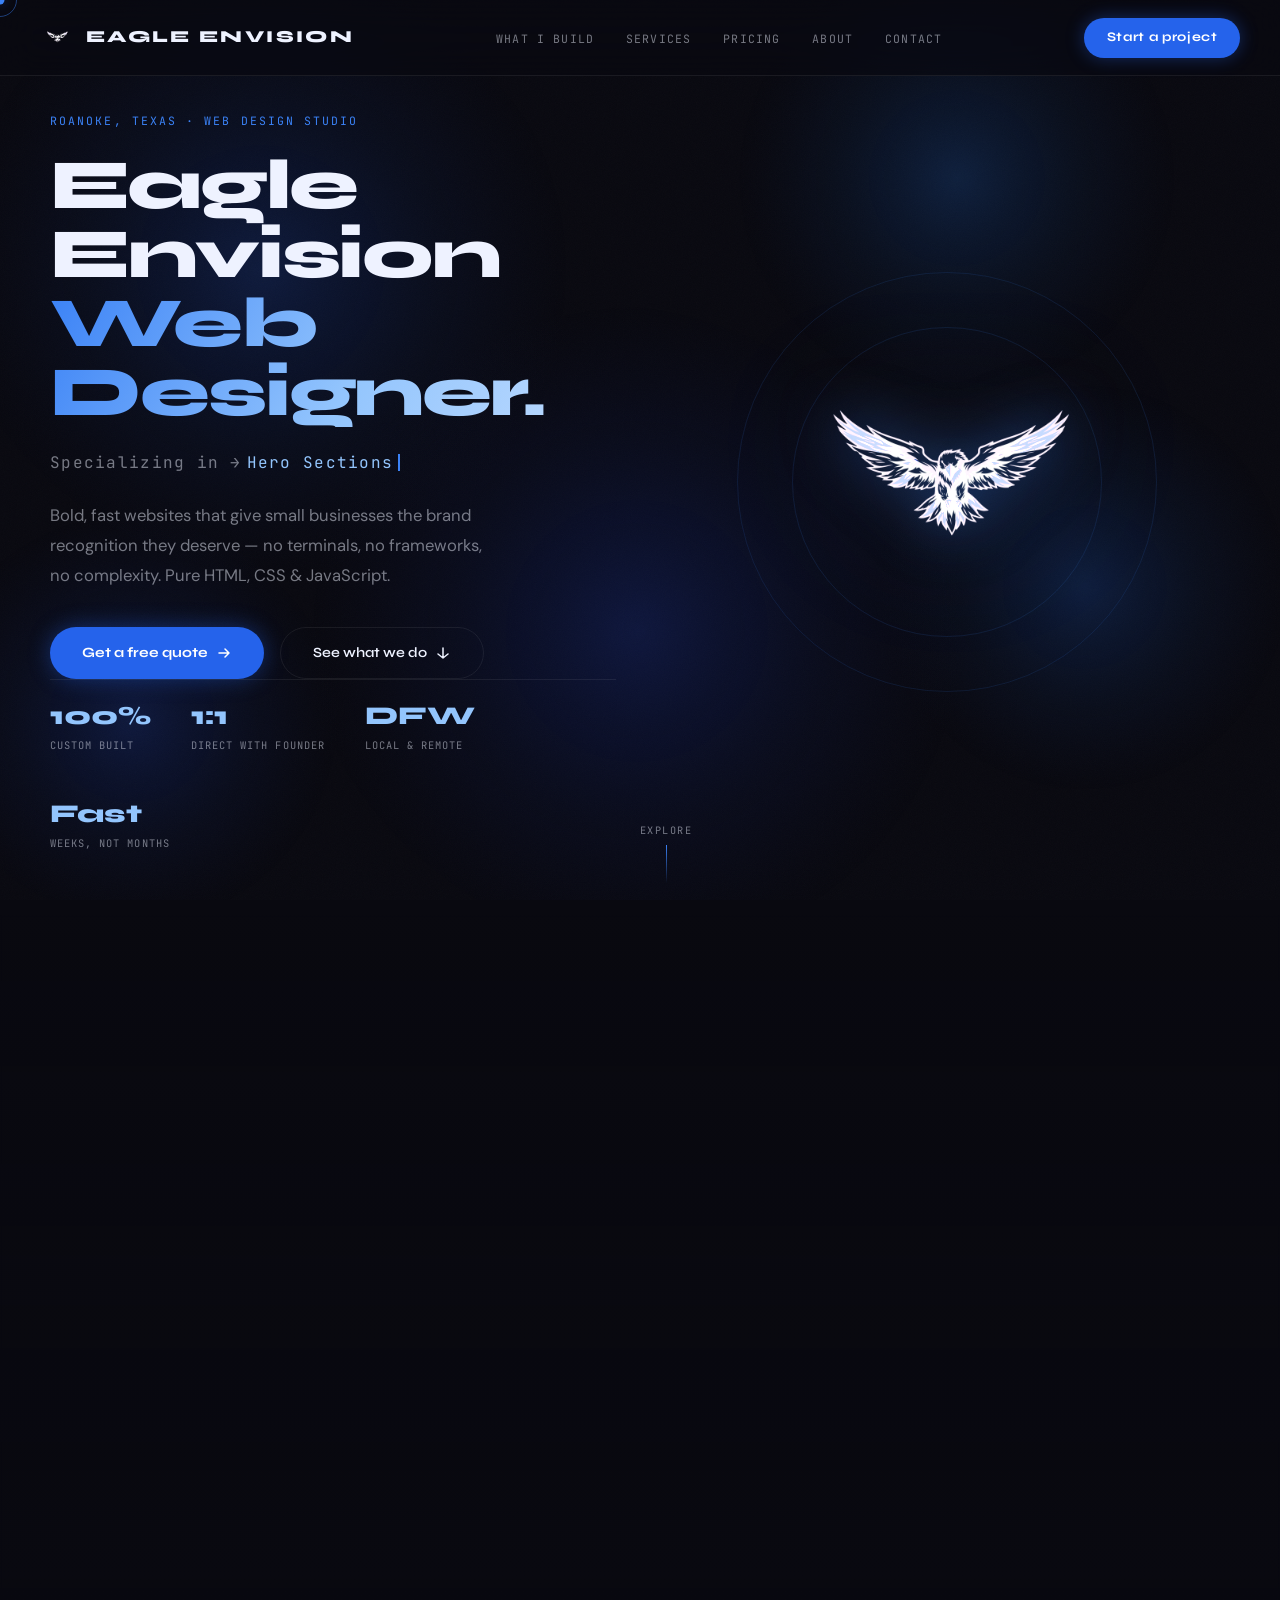
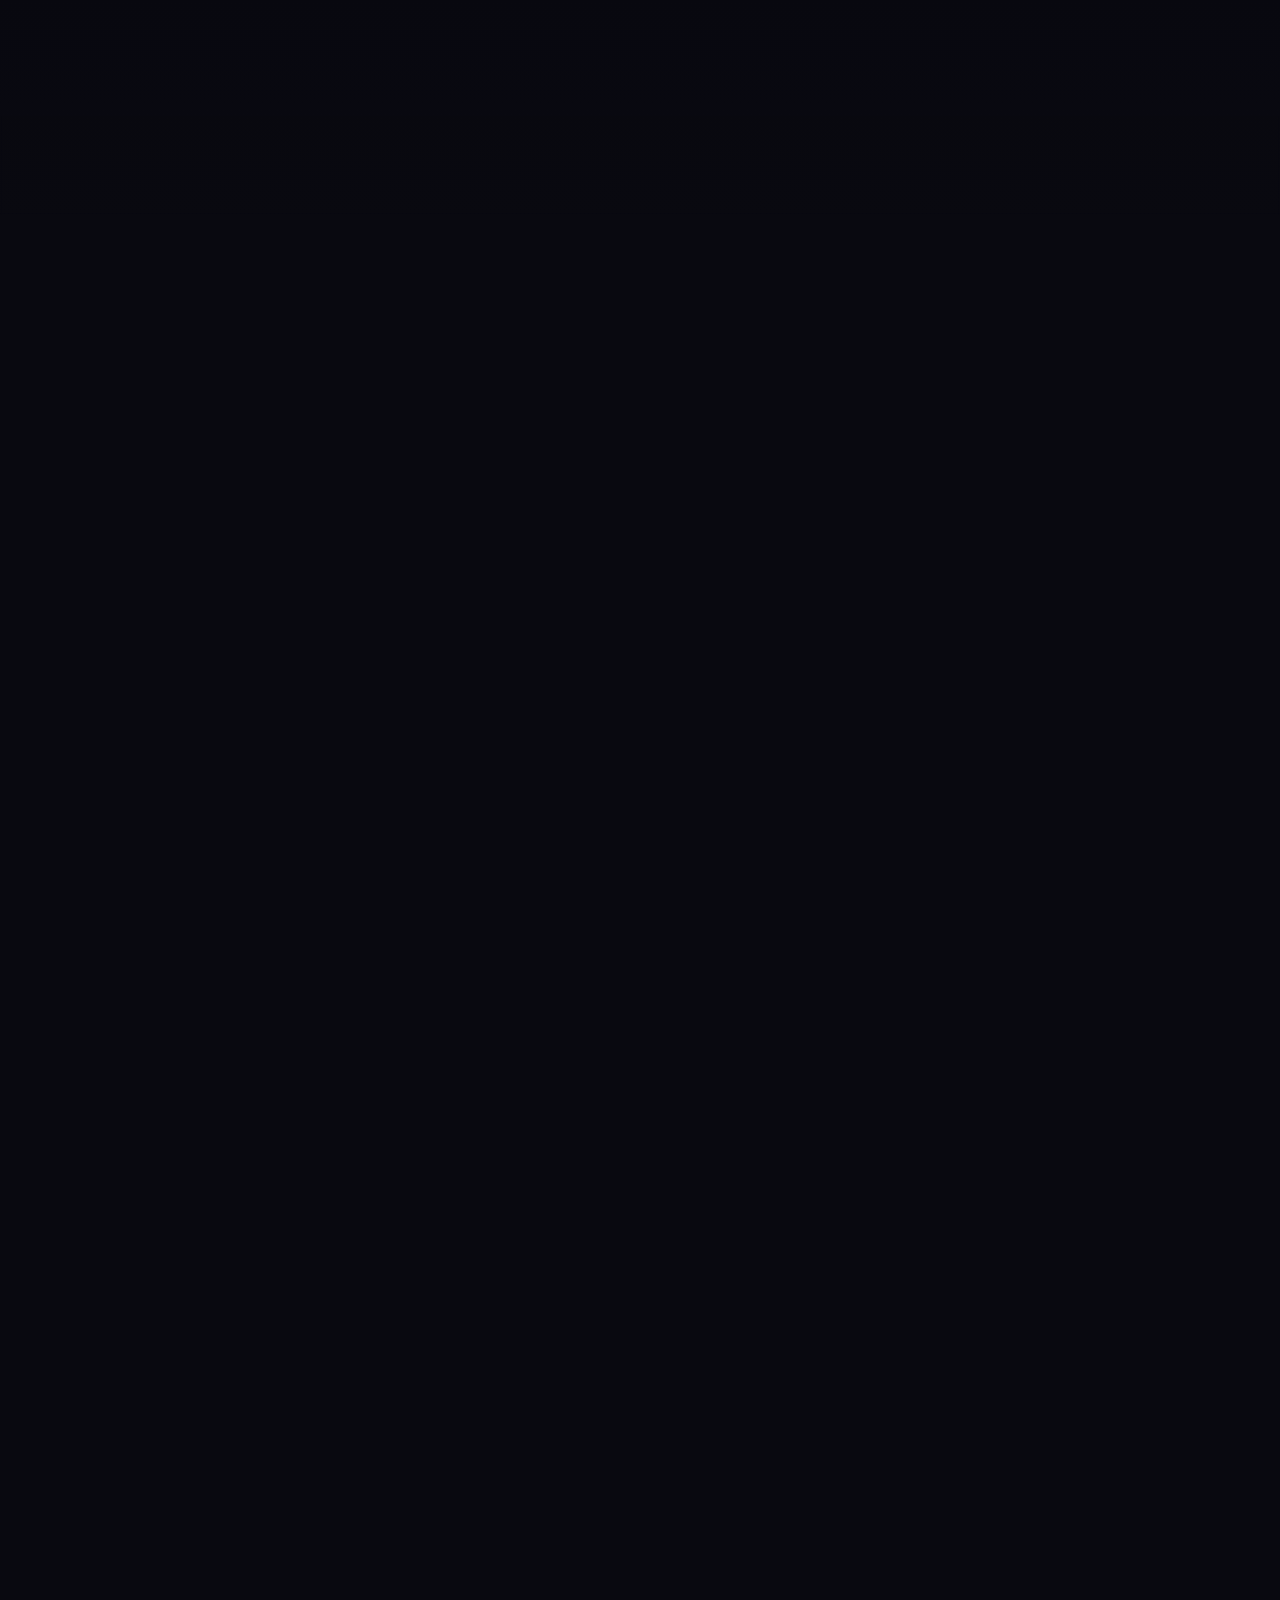
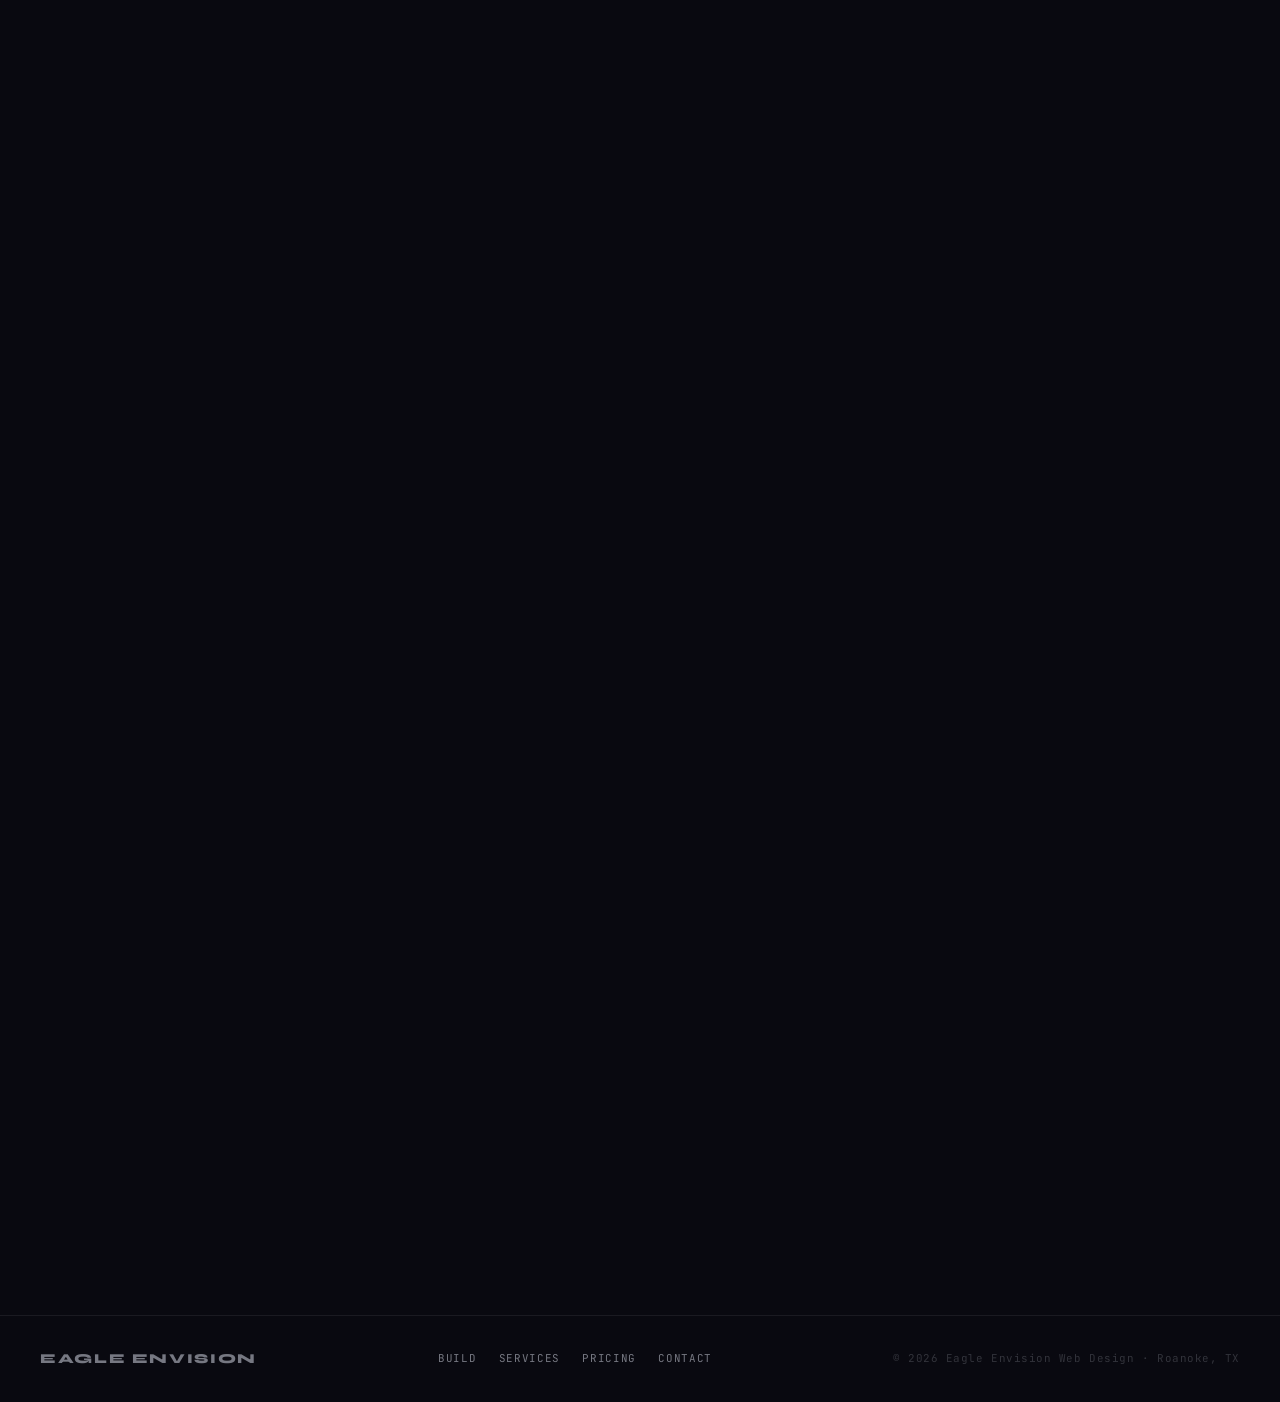
<file: index.html>
<!DOCTYPE html>
<html lang="en">
<head>
<meta charset="UTF-8"/>
<meta name="viewport" content="width=device-width,initial-scale=1.0"/>
<title>Eagle Envision · Web Design Studio · Roanoke, TX</title>
<link rel="preconnect" href="https://fonts.googleapis.com"/>
<link rel="preconnect" href="https://fonts.gstatic.com" crossorigin/>
<link href="https://fonts.googleapis.com/css2?family=Syne:wght@400;600;700;800&family=DM+Sans:wght@300;400;500&family=JetBrains+Mono:wght@400;500&display=swap" rel="stylesheet"/>
<link rel="stylesheet" href="styles.css"/>
<style>
/* ─── HERO ─────────────────────────────────────────────── */
.hero-page {
  min-height: 100vh;
  display: flex; align-items: center;
  padding: 7rem 2.5rem 4rem;
  position: relative; overflow: hidden;
}
.hero-inner {
  max-width: 1180px; margin: 0 auto; width: 100%;
  display: grid; grid-template-columns: 1fr 1fr;
  gap: 3rem; align-items: center;
}

.hero-tag {
  font-family: var(--font-mono); font-size: .72rem;
  letter-spacing: .18em; color: var(--blue-bright);
  text-transform: uppercase; margin-bottom: 1.3rem;
  opacity: 0; animation: fadeUp .8s .3s forwards;
}

.hero-headline {
  font-family: var(--font-head);
  font-size: clamp(3rem,5.5vw,5.5rem);
  font-weight: 800; line-height: .98; letter-spacing: -.03em;
  margin-bottom: 1.4rem;
  opacity: 0; animation: fadeUp .8s .45s forwards;
}

.hero-headline .line-1 { display: block; color: var(--white); }
.hero-headline .line-2 { display: block; color: var(--white); }
.hero-headline .line-3 {
  display: block;
  background: linear-gradient(120deg,#3B82F6 0%,#93C5FD 55%,#BFDBFE 100%);
  -webkit-background-clip: text; -webkit-text-fill-color: transparent; background-clip: text;
}

/* Typewriter */
.typewriter-wrap {
  font-family: var(--font-mono);
  font-size: clamp(.8rem,1.3vw,1rem);
  color: var(--blue-light);
  letter-spacing: .08em; margin-bottom: 1.6rem;
  min-height: 1.6em;
  opacity: 0; animation: fadeUp .8s .6s forwards;
  display: flex; align-items: center; gap: .3rem;
}
.typewriter-prefix { color: var(--muted); }
.typewriter-text { }
.typewriter-cursor {
  display: inline-block; width: 2px; height: 1.1em;
  background: var(--blue-bright); vertical-align: middle;
  animation: blink .75s step-end infinite;
}
@keyframes blink { 0%,100%{opacity:1;} 50%{opacity:0;} }

.hero-sub {
  font-size: clamp(.9rem,1.3vw,1.05rem); color: var(--muted);
  line-height: 1.8; max-width: 440px; margin-bottom: 2.3rem;
  opacity: 0; animation: fadeUp .8s .75s forwards;
}
.hero-btns {
  display: flex; gap: 1rem; flex-wrap: wrap;
  opacity: 0; animation: fadeUp .8s .9s forwards;
}

/* Eagle visual */
.hero-eagle-wrap {
  display: flex; flex-direction: column; align-items: center;
  justify-content: center; gap: 2rem;
  opacity: 0; animation: eagleIn 1.2s .55s forwards;
}
.eagle-glow-ring {
  position: relative;
  display: flex; align-items: center; justify-content: center;
}
.eagle-orbit {
  position: absolute;
  border: 1px solid rgba(59,130,246,.12);
  border-radius: 50%; animation: spin 18s linear infinite;
}
.eagle-orbit-1 { width: 420px; height: 420px; }
.eagle-orbit-2 { width: 310px; height: 310px; animation-direction: reverse; animation-duration: 12s; }

.hero-eagle {
  width: min(380px,100%); position: relative; z-index: 1;
  mix-blend-mode: screen;
  filter: invert(1) sepia(1) saturate(3) hue-rotate(195deg) brightness(1.15) contrast(1.05)
          drop-shadow(0 0 28px rgba(59,130,246,.5))
          drop-shadow(0 0 70px rgba(59,130,246,.18));
  animation: float 6.5s ease-in-out infinite;
}

/* Stats strip */
.hero-stats {
  display: flex; gap: 2.5rem; flex-wrap: wrap;
  opacity: 0; animation: fadeUp .8s 1.1s forwards;
  padding-top: 1rem;
  border-top: 1px solid var(--border);
}
.stat { }
.stat-val { font-family: var(--font-head); font-size: 1.6rem; font-weight: 800; color: var(--blue-light); }
.stat-lbl { font-family: var(--font-mono); font-size: .65rem; letter-spacing: .1em; color: var(--muted); text-transform: uppercase; }

/* Scroll hint */
.scroll-hint {
  position: absolute; bottom: 2rem; left: 50%;
  transform: translateX(-50%);
  display: flex; flex-direction: column; align-items: center; gap: .35rem;
  color: var(--muted); font-family: var(--font-mono); font-size: .64rem;
  letter-spacing: .14em; text-transform: uppercase;
  opacity: 0; animation: fadeUp .8s 1.5s forwards;
}
.scroll-hint .line {
  width: 1px; height: 38px;
  background: linear-gradient(to bottom, var(--blue-bright), transparent);
  animation: scrollAnim 2s ease-in-out infinite;
}
@keyframes scrollAnim { 0%,100%{opacity:.5;transform:scaleY(1);} 50%{opacity:1;transform:scaleY(.55);} }
@keyframes eagleIn { from{opacity:0;transform:scale(.82) translateY(18px);} to{opacity:1;transform:scale(1) translateY(0);} }

@media (max-width:768px) {
  .hero-inner { grid-template-columns: 1fr; text-align: center; }
  .hero-eagle-wrap { order: -1; }
  .hero-eagle { width: 240px; }
  .hero-sub, .hero-sub + * { margin-left: auto; margin-right: auto; }
  .hero-btns { justify-content: center; }
  .hero-stats { justify-content: center; }
  .eagle-orbit-1, .eagle-orbit-2 { display: none; }
}

/* ─── SCROLL VIDEO ──────────────────────────────────────── */
#video-scroll-section {
  height: 400vh;
  position: relative;
}
#video-sticky {
  position: sticky;
  top: 0;
  height: 100vh;
  width: 100%;
  overflow: hidden;
}
#scrub-video {
  position: absolute;
  inset: 0;
  width: 100%;
  height: 100%;
  object-fit: cover;
  z-index: 0;
}
#video-overlay {
  position: absolute;
  inset: 0;
  z-index: 2;
  display: flex;
  align-items: center;
  justify-content: center;
  background: linear-gradient(
    to bottom,
    rgba(9,9,16,.55) 0%,
    rgba(9,9,16,.3) 40%,
    rgba(9,9,16,.55) 100%
  );
  backdrop-filter: blur(1px);
}
#video-overlay-inner {
  text-align: center;
  max-width: 720px;
  padding: 2rem;
  opacity: 0;
  transform: translateY(30px);
  transition: opacity .7s ease, transform .7s ease;
}
#video-overlay-inner.visible {
  opacity: 1;
  transform: translateY(0);
}
#video-headline {
  font-family: var(--font-head);
  font-size: clamp(2rem, 4.5vw, 3.8rem);
  font-weight: 800;
  line-height: 1.1;
  letter-spacing: -.02em;
  color: var(--white);
  margin-bottom: 1.2rem;
  text-shadow: 0 2px 30px rgba(0,0,0,.6);
}
.vid-grad {
  background: linear-gradient(120deg, #3B82F6, #93C5FD);
  -webkit-background-clip: text;
  -webkit-text-fill-color: transparent;
  background-clip: text;
}
#video-sub {
  font-size: clamp(.95rem, 1.4vw, 1.1rem);
  color: rgba(238,242,255,.75);
  line-height: 1.8;
  max-width: 520px;
  margin: 0 auto;
  text-shadow: 0 1px 12px rgba(0,0,0,.5);
}
#video-progress-bar {
  position: absolute;
  bottom: 0;
  left: 0;
  height: 2px;
  width: 0%;
  background: linear-gradient(to right, #2563EB, #93C5FD);
  z-index: 3;
  transition: width .05s linear;
  box-shadow: 0 0 8px rgba(59,130,246,.6);
}
</style>
</head>
<body>
<div class="cursor-dot" id="cursorDot"></div>
<div class="cursor-ring" id="cursorRing"></div>

<!-- PRELOADER -->
<div id="preloader">
  <p class="pre-logo">Eagle Envision</p>
  <div class="skel-wrap">
    <div class="skel skel-nav"></div>
    <div class="skel skel-h1"></div>
    <div class="skel skel-h2"></div>
    <div class="skel skel-sub"></div>
    <div class="skel-row">
      <div class="skel skel-card"></div>
      <div class="skel skel-card"></div>
      <div class="skel skel-card"></div>
    </div>
  </div>
</div>

<canvas id="blob-canvas"></canvas>

<!-- MOBILE MENU -->
<div class="mobile-menu" id="mobileMenu">
  <a href="index.html"    onclick="closeMenu()">Home</a>
  <a href="build.html"    onclick="closeMenu()">What I Build</a>
  <a href="services.html" onclick="closeMenu()">Services</a>
  <a href="pricing.html"  onclick="closeMenu()">Pricing</a>
  <a href="about.html"    onclick="closeMenu()">About</a>
  <a href="contact.html"  onclick="closeMenu()">Contact</a>
</div>

<div id="main-content">
  <!-- NAV -->
  <nav id="navbar">
    <a href="index.html" class="nav-logo">
      <img src="thelogo.png" alt="Eagle Envision Logo" />
      Eagle Envision
    </a>
    <ul class="nav-links">
      <li><a href="build.html">What I Build</a></li>
      <li><a href="services.html">Services</a></li>
      <li><a href="pricing.html">Pricing</a></li>
      <li><a href="about.html">About</a></li>
      <li><a href="contact.html">Contact</a></li>
    </ul>
    <a href="contact.html" class="btn-nav">Start a project</a>
    <button class="hamburger" id="hamburger" aria-label="Menu">
      <span></span><span></span><span></span>
    </button>
  </nav>

  <!-- HERO -->
  <section class="hero-page">
    <div class="hero-inner">
      <div>
        <div class="hero-tag">Roanoke, Texas · Web Design Studio</div>
        <h1 class="hero-headline">
          <span class="line-1">Eagle</span>
          <span class="line-2">Envision</span>
          <span class="line-3">Web Designer.</span>
        </h1>

        <div class="typewriter-wrap">
          <span class="typewriter-prefix">Specializing in →</span>
          <span class="typewriter-text" id="typewriterText"></span>
          <span class="typewriter-cursor"></span>
        </div>

        <p class="hero-sub">
          Bold, fast websites that give small businesses the brand recognition they deserve —
          no terminals, no frameworks, no complexity. Pure HTML, CSS & JavaScript.
        </p>
        <div class="hero-btns">
          <a href="contact.html" class="btn-primary">
            Get a free quote
            <svg width="16" height="16" viewBox="0 0 16 16" fill="none" stroke="currentColor" stroke-width="1.5" stroke-linecap="round" stroke-linejoin="round"><path d="M3 8h10M9 4l4 4-4 4"/></svg>
          </a>
          <a href="services.html" class="btn-ghost">
            See what we do
            <svg width="16" height="16" viewBox="0 0 16 16" fill="none" stroke="currentColor" stroke-width="1.5" stroke-linecap="round" stroke-linejoin="round"><path d="M8 3v10M3 9l5 4 5-4"/></svg>
          </a>
        </div>

        <div class="hero-stats">
          <div class="stat"><div class="stat-val">100%</div><div class="stat-lbl">Custom built</div></div>
          <div class="stat"><div class="stat-val">1:1</div><div class="stat-lbl">Direct with founder</div></div>
          <div class="stat"><div class="stat-val">DFW</div><div class="stat-lbl">Local & remote</div></div>
          <div class="stat"><div class="stat-val">Fast</div><div class="stat-lbl">Weeks, not months</div></div>
        </div>
      </div>

      <div class="hero-eagle-wrap">
        <div class="eagle-glow-ring">
          <div class="eagle-orbit eagle-orbit-1"></div>
          <div class="eagle-orbit eagle-orbit-2"></div>
          <img src="thelogo.png" alt="Eagle Envision" class="hero-eagle" />
        </div>
      </div>
    </div>
    <div class="scroll-hint"><span>explore</span><div class="line"></div></div>
  </section>

  <!-- ── SCROLL VIDEO SECTION ──────────────────────────── -->
  <div id="video-scroll-section">
    <div id="video-sticky">
      <video
        id="scrub-video"
        src="explodingkeyboard.mp4"
        muted
        playsinline
        preload="auto"
      ></video>
      <div id="video-overlay">
        <div id="video-overlay-inner">
          <div class="section-tag" style="justify-content:center; margin-bottom:1rem;">The Spark</div>
          <h2 id="video-headline">Sometimes you just need<br>to <span class="vid-grad">blow it all up</span><br>and start fresh.</h2>
          <p id="video-sub">That's what Eagle Envision does for your online presence — scraps the template, ignores the noise, and builds something worth remembering.</p>
          <a href="contact.html" class="btn-primary" style="margin-top:1.8rem">Start fresh with me →</a>
        </div>
      </div>
      <div id="video-progress-bar"></div>
    </div>
  </div>

  <footer>
    <div class="footer-logo">Eagle Envision</div>
    <div class="footer-links">
      <a href="build.html">Build</a>
      <a href="services.html">Services</a>
      <a href="pricing.html">Pricing</a>
      <a href="contact.html">Contact</a>
    </div>
    <div class="footer-copy">© 2026 Eagle Envision Web Design · Roanoke, TX</div>
  </footer>
</div>

<script src="main.js"></script>
<script>
/* ─── TYPEWRITER ─────────────────────────────────────────── */
const phrases = [
  'Hero Sections',
  'Calls to Action',
  'FAQ Sections',
  'Brand Identity',
  'Local SEO',
  'Small Business Sites',
  'Personal Websites',
  'Landing Pages',
];
const el = document.getElementById('typewriterText');
let pi = 0, ci = 0, deleting = false, pause = false;

function type() {
  if (pause) { setTimeout(type, 1600); pause = false; return; }
  const phrase = phrases[pi];
  if (!deleting) {
    el.textContent = phrase.slice(0, ++ci);
    if (ci === phrase.length) { pause = true; deleting = true; }
    setTimeout(type, 75);
  } else {
    el.textContent = phrase.slice(0, --ci);
    if (ci === 0) { deleting = false; pi = (pi + 1) % phrases.length; }
    setTimeout(type, 38);
  }
}
setTimeout(type, 1200);
</script>

<script>
/* ─── VIDEO SCRUBBER ─────────────────────────────────────── */
(function () {
  const section  = document.getElementById('video-scroll-section');
  const video    = document.getElementById('scrub-video');
  const overlay  = document.getElementById('video-overlay-inner');
  const bar      = document.getElementById('video-progress-bar');

  if (!section || !video) return;

  let duration = 0;
  video.addEventListener('loadedmetadata', () => { duration = video.duration; });
  // Force load
  video.load();

  let ticking = false;

  window.addEventListener('scroll', () => {
    if (!ticking) {
      requestAnimationFrame(update);
      ticking = true;
    }
  });

  function update() {
    ticking = false;
    if (!duration) return;

    const rect      = section.getBoundingClientRect();
    const sectionH  = section.offsetHeight;
    const viewH     = window.innerHeight;

    // progress 0→1 across the sticky scroll range
    const scrolled  = -rect.top;
    const scrollMax = sectionH - viewH;
    const progress  = Math.min(Math.max(scrolled / scrollMax, 0), 1);

    // Scrub video
    const target = progress * duration;
    if (Math.abs(video.currentTime - target) > 0.04) {
      video.currentTime = target;
    }

    // Progress bar
    bar.style.width = (progress * 100) + '%';

    // Fade in overlay text once scrolling starts
    if (progress > 0.05 && progress < 0.92) {
      overlay.classList.add('visible');
    } else {
      overlay.classList.remove('visible');
    }
  }
})();
</script>
</body>
</html>
</file>
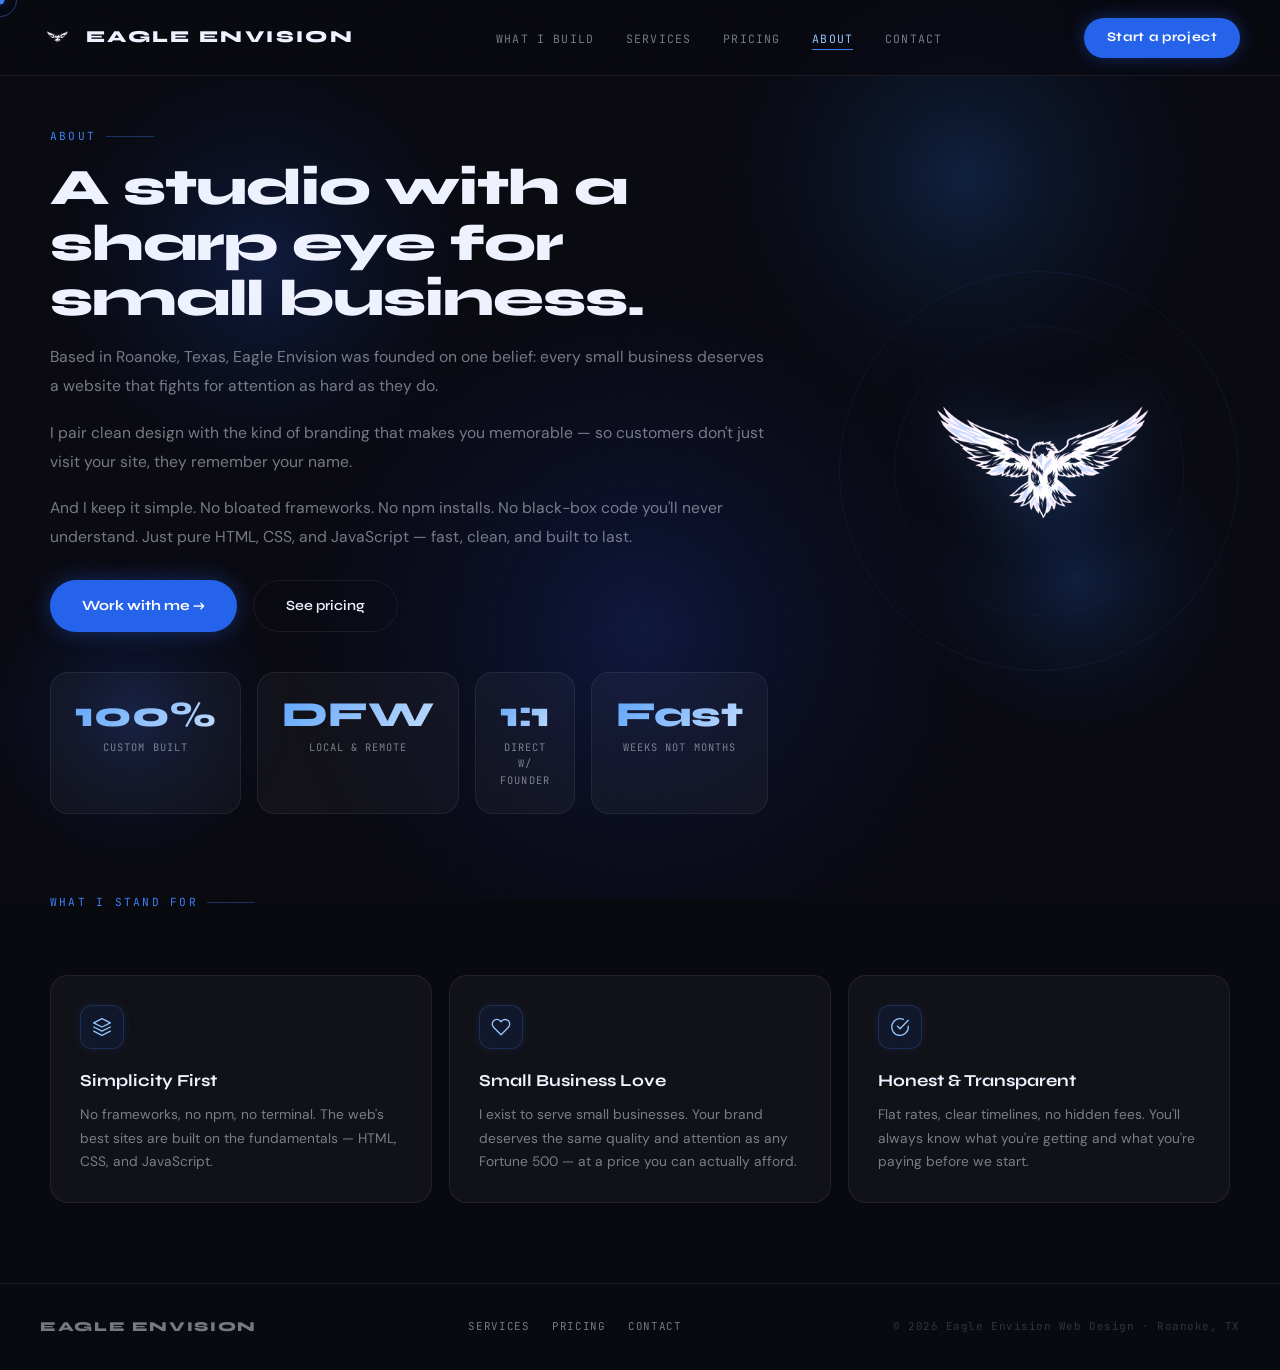
<file: about.html>
<!DOCTYPE html>
<html lang="en">
<head>
<meta charset="UTF-8"/>
<meta name="viewport" content="width=device-width,initial-scale=1.0"/>
<title>About · Eagle Envision</title>
<link rel="preconnect" href="https://fonts.googleapis.com"/>
<link rel="preconnect" href="https://fonts.gstatic.com" crossorigin/>
<link href="https://fonts.googleapis.com/css2?family=Syne:wght@400;600;700;800&family=DM+Sans:wght@300;400;500&family=JetBrains+Mono:wght@400;500&display=swap" rel="stylesheet"/>
<link rel="stylesheet" href="styles.css"/>
<style>
.about-grid {
  display: grid; grid-template-columns: 1fr 1fr;
  gap: 5rem; align-items: center; margin-bottom: 5rem;
}
.about-text p {
  color: var(--muted); line-height: 1.85; margin-bottom: 1.1rem; font-size: .98rem;
}
.about-visual {
  position: relative; display: flex; align-items: center; justify-content: center;
}
.about-eagle {
  width: min(340px,100%); position: relative; z-index: 1;
  mix-blend-mode: multiply;
  filter: invert(1) sepia(1) saturate(3) hue-rotate(195deg) brightness(1.15) contrast(1.05)
          drop-shadow(0 0 34px rgba(59,130,246,.45));
  animation: float 7s ease-in-out infinite;
}
.orb {
  position: absolute; border-radius: 50%;
  border: 1px solid rgba(59,130,246,.1); animation: spin 20s linear infinite;
}
.orb-1 { width: 400px; height: 400px; }
.orb-2 { width: 290px; height: 290px; animation-direction: reverse; animation-duration: 13s; border-color: rgba(59,130,246,.07); }

/* Stats bento */
.stats-bento {
  display: grid; grid-template-columns: repeat(4,1fr); gap: 1rem; margin-top: 2.5rem;
}
.stat-box {
  background: var(--glass); backdrop-filter: blur(12px);
  border: 1px solid var(--border); border-radius: var(--radius);
  padding: 1.5rem; text-align: center;
  transition: border-color .3s, transform .25s;
}
.stat-box:hover { border-color: rgba(59,130,246,.3); transform: translateY(-4px); }
.stat-box .val {
  font-family: var(--font-head); font-size: 2.2rem; font-weight: 800;
  background: linear-gradient(135deg, #60A5FA, #BFDBFE);
  -webkit-background-clip: text; -webkit-text-fill-color: transparent; background-clip: text;
  line-height: 1;
}
.stat-box .lbl { font-family: var(--font-mono); font-size: .65rem; letter-spacing: .1em; color: var(--muted); text-transform: uppercase; margin-top: .4rem; }

/* Values */
.values-grid {
  display: grid; grid-template-columns: repeat(3,1fr); gap: 1.1rem; margin-top: 4rem;
}
.value-card {
  background: var(--glass); backdrop-filter: blur(12px);
  border: 1px solid var(--border); border-radius: var(--radius);
  padding: 1.8rem;
  transition: border-color .3s, transform .25s;
}
.value-card:hover { border-color: rgba(59,130,246,.3); transform: translateY(-4px); }
.value-card:hover .icon-box { box-shadow: 0 0 20px rgba(59,130,246,.3); }
.value-title { font-family: var(--font-head); font-size: 1.05rem; font-weight: 700; margin-bottom: .5rem; }
.value-desc  { font-size: .86rem; color: var(--muted); line-height: 1.7; }

@media (max-width:900px) {
  .about-grid { grid-template-columns: 1fr; gap: 2.5rem; }
  .about-visual { display: none; }
  .stats-bento { grid-template-columns: repeat(2,1fr); }
  .values-grid { grid-template-columns: 1fr 1fr; }
}
@media (max-width:500px) {
  .values-grid { grid-template-columns: 1fr; }
}
</style>
</head>
<body>
<div class="cursor-dot" id="cursorDot"></div>
<div class="cursor-ring" id="cursorRing"></div>
<div id="preloader"><p class="pre-logo">Eagle Envision</p></div>
<canvas id="blob-canvas"></canvas>

<div class="mobile-menu" id="mobileMenu">
  <a href="index.html"    onclick="closeMenu()">Home</a>
  <a href="build.html"    onclick="closeMenu()">What I Build</a>
  <a href="services.html" onclick="closeMenu()">Services</a>
  <a href="pricing.html"  onclick="closeMenu()">Pricing</a>
  <a href="about.html"    onclick="closeMenu()">About</a>
  <a href="contact.html"  onclick="closeMenu()">Contact</a>
</div>

<div id="main-content">
  <nav id="navbar">
    <a href="index.html" class="nav-logo">
      <img src="thelogo.png" alt="Eagle Envision Logo"/>
      Eagle Envision
    </a>
    <ul class="nav-links">
      <li><a href="build.html">What I Build</a></li>
      <li><a href="services.html">Services</a></li>
      <li><a href="pricing.html">Pricing</a></li>
      <li><a href="about.html">About</a></li>
      <li><a href="contact.html">Contact</a></li>
    </ul>
    <a href="contact.html" class="btn-nav">Start a project</a>
    <button class="hamburger" id="hamburger" aria-label="Menu"><span></span><span></span><span></span></button>
  </nav>

  <div class="page">
    <div class="container">
      <div class="about-grid">
        <div class="about-text">
          <div class="section-tag">About</div>
          <h1 class="section-title reveal">A studio with a sharp eye for small business.</h1>
          <p class="reveal">Based in Roanoke, Texas, Eagle Envision was founded on one belief: every small business deserves a website that fights for attention as hard as they do.</p>
          <p class="reveal">I pair clean design with the kind of branding that makes you memorable — so customers don't just visit your site, they remember your name.</p>
          <p class="reveal">And I keep it simple. No bloated frameworks. No npm installs. No black-box code you'll never understand. Just pure HTML, CSS, and JavaScript — fast, clean, and built to last.</p>
          <div class="reveal" style="margin-top:1.8rem; display:flex; gap:1rem; flex-wrap:wrap;">
            <a href="contact.html" class="btn-primary">Work with me →</a>
            <a href="pricing.html" class="btn-ghost">See pricing</a>
          </div>

          <div class="stats-bento">
            <div class="stat-box reveal"><div class="val">100%</div><div class="lbl">Custom built</div></div>
            <div class="stat-box reveal"><div class="val">DFW</div><div class="lbl">Local & remote</div></div>
            <div class="stat-box reveal"><div class="val">1:1</div><div class="lbl">Direct w/ founder</div></div>
            <div class="stat-box reveal"><div class="val">Fast</div><div class="lbl">Weeks not months</div></div>
          </div>
        </div>

        <div class="about-visual">
          <div class="orb orb-1"></div>
          <div class="orb orb-2"></div>
          <img src="thelogo.png" alt="Eagle Envision" class="about-eagle" />
        </div>
      </div>

      <!-- Values -->
      <div class="section-tag reveal">What I stand for</div>
      <div class="values-grid">
        <div class="value-card tilt-card reveal">
          <div class="icon-box">
            <svg viewBox="0 0 24 24" fill="none" stroke="var(--blue-light)" stroke-width="1.6" stroke-linecap="round" stroke-linejoin="round"><path d="M12 2L2 7l10 5 10-5-10-5zM2 17l10 5 10-5M2 12l10 5 10-5"/></svg>
          </div>
          <div class="value-title">Simplicity First</div>
          <p class="value-desc">No frameworks, no npm, no terminal. The web's best sites are built on the fundamentals — HTML, CSS, and JavaScript.</p>
        </div>
        <div class="value-card tilt-card reveal">
          <div class="icon-box">
            <svg viewBox="0 0 24 24" fill="none" stroke="var(--blue-light)" stroke-width="1.6" stroke-linecap="round" stroke-linejoin="round"><path d="M20.84 4.61a5.5 5.5 0 00-7.78 0L12 5.67l-1.06-1.06a5.5 5.5 0 00-7.78 7.78l1.06 1.06L12 21.23l7.78-7.78 1.06-1.06a5.5 5.5 0 000-7.78z"/></svg>
          </div>
          <div class="value-title">Small Business Love</div>
          <p class="value-desc">I exist to serve small businesses. Your brand deserves the same quality and attention as any Fortune 500 — at a price you can actually afford.</p>
        </div>
        <div class="value-card tilt-card reveal">
          <div class="icon-box">
            <svg viewBox="0 0 24 24" fill="none" stroke="var(--blue-light)" stroke-width="1.6" stroke-linecap="round" stroke-linejoin="round"><path d="M22 11.08V12a10 10 0 11-5.93-9.14"/><polyline points="22 4 12 14.01 9 11.01"/></svg>
          </div>
          <div class="value-title">Honest & Transparent</div>
          <p class="value-desc">Flat rates, clear timelines, no hidden fees. You'll always know what you're getting and what you're paying before we start.</p>
        </div>
      </div>
    </div>
  </div>

  <footer>
    <div class="footer-logo">Eagle Envision</div>
    <div class="footer-links">
      <a href="services.html">Services</a>
      <a href="pricing.html">Pricing</a>
      <a href="contact.html">Contact</a>
    </div>
    <div class="footer-copy">© 2026 Eagle Envision Web Design · Roanoke, TX</div>
  </footer>
</div>
<script src="main.js"></script>
</body>
</html>
</file>
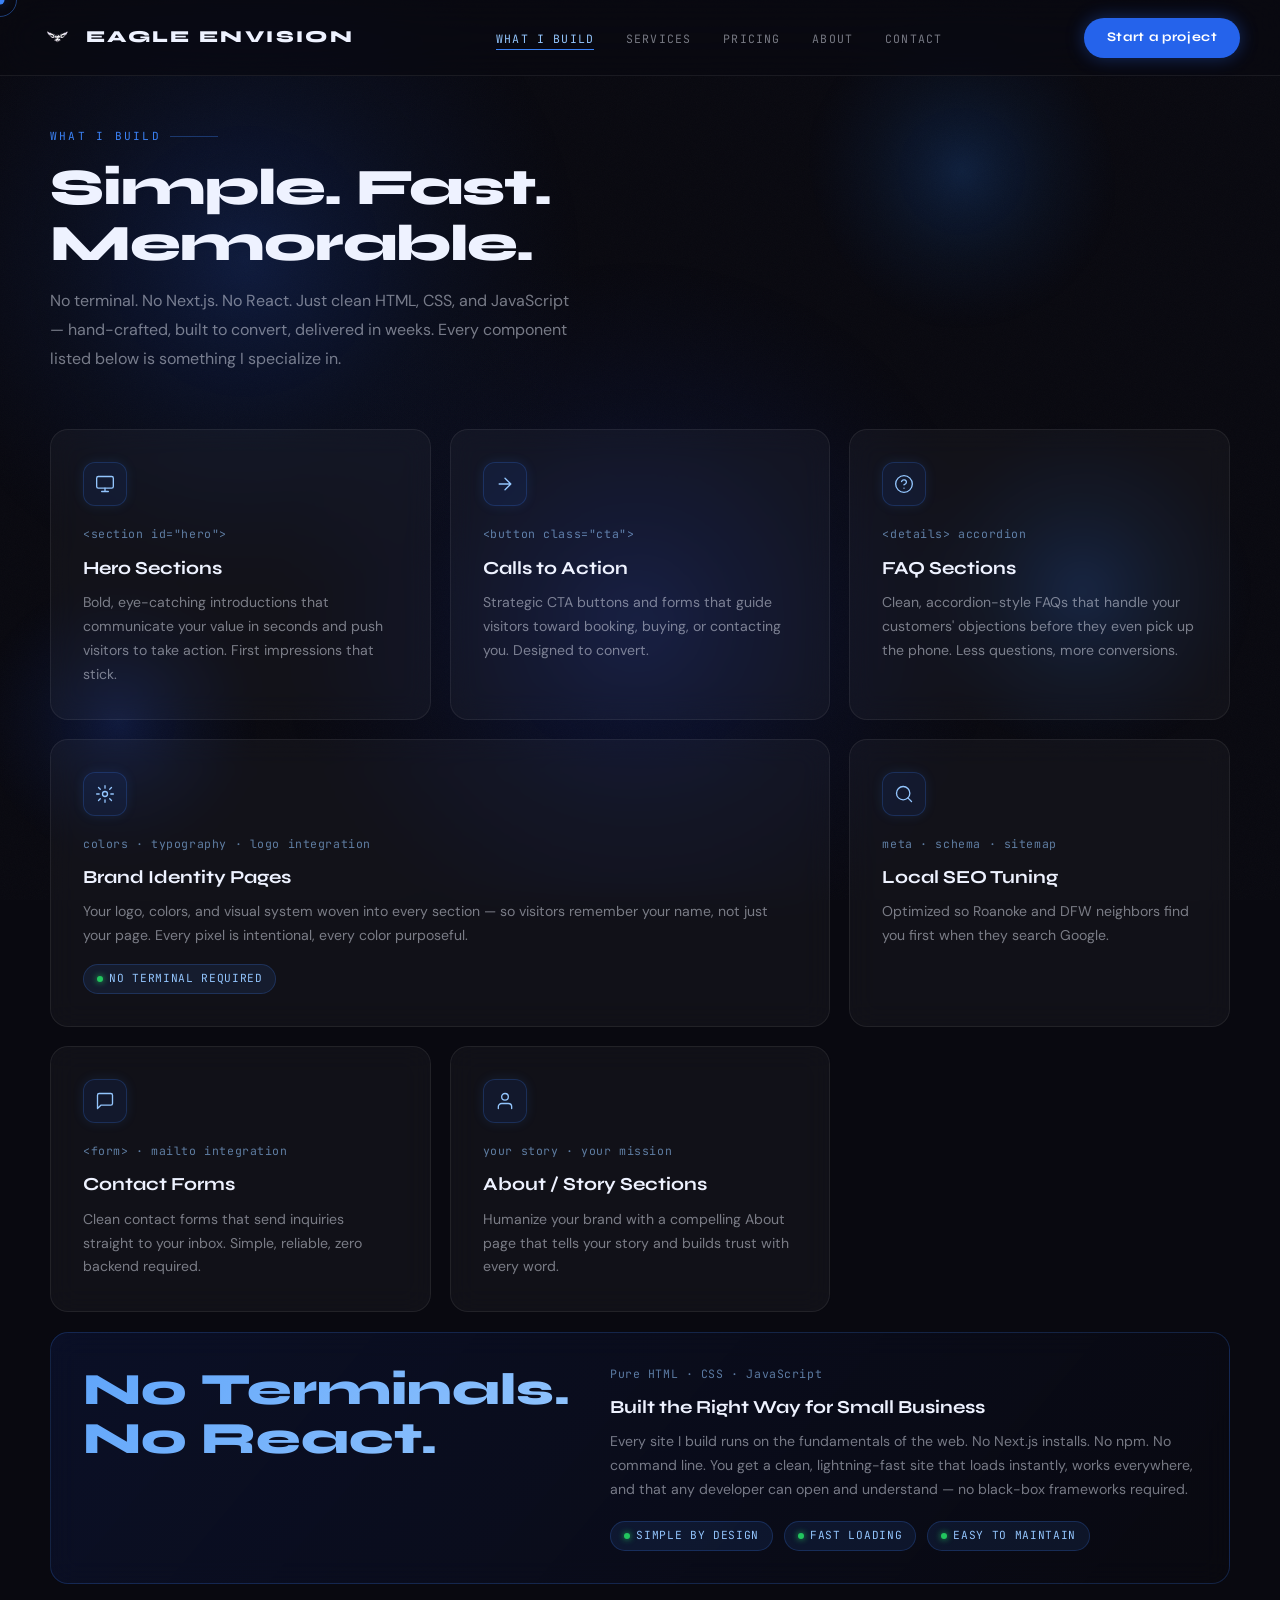
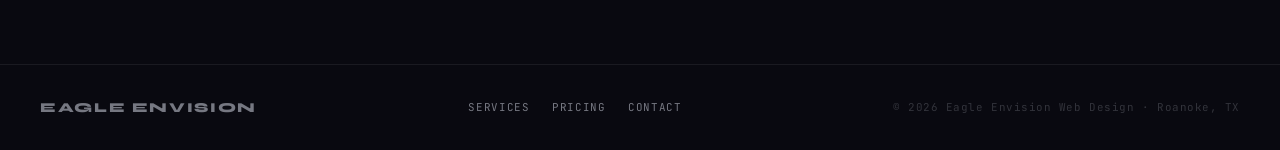
<file: build.html>
<!DOCTYPE html>
<html lang="en">
<head>
<meta charset="UTF-8"/>
<meta name="viewport" content="width=device-width,initial-scale=1.0"/>
<title>What I Build · Eagle Envision</title>
<link rel="preconnect" href="https://fonts.googleapis.com"/>
<link rel="preconnect" href="https://fonts.gstatic.com" crossorigin/>
<link href="https://fonts.googleapis.com/css2?family=Syne:wght@400;600;700;800&family=DM+Sans:wght@300;400;500&family=JetBrains+Mono:wght@400;500&display=swap" rel="stylesheet"/>
<link rel="stylesheet" href="styles.css"/>
<style>
.bento {
  display: grid;
  grid-template-columns: repeat(3, 1fr);
  gap: 1.2rem;
}

.b-card {
  background: var(--glass);
  backdrop-filter: blur(14px);
  border: 1px solid var(--border);
  border-radius: var(--radius);
  padding: 2rem;
  position: relative; overflow: hidden;
  transition: border-color .3s, transform .25s, box-shadow .3s;
}
.b-card::before {
  content: ''; position: absolute; top: 0; left: 0; right: 0; height: 1px;
  background: linear-gradient(to right, transparent, var(--blue-bright), transparent);
  opacity: 0; transition: opacity .3s;
}
.b-card:hover { border-color: rgba(59,130,246,.3); box-shadow: 0 18px 44px rgba(0,0,0,.45); }
.b-card:hover::before { opacity: 1; }
.b-card:hover .icon-box { box-shadow: 0 0 22px rgba(59,130,246,.3); }

.b-card.span-2 { grid-column: span 2; }
.b-card.span-3 { grid-column: span 3; }

.b-title { font-family: var(--font-head); font-size: 1.15rem; font-weight: 700; margin-bottom: .5rem; }
.b-desc  { font-size: .88rem; color: var(--muted); line-height: 1.7; }

/* Featured "no terminal" card */
.b-card.featured {
  background: linear-gradient(130deg, rgba(26,68,204,.12), rgba(9,9,16,.55));
  border-color: rgba(59,130,246,.22);
  display: flex; align-items: flex-start; gap: 2.5rem; flex-wrap: wrap;
}
.featured-big {
  font-family: var(--font-head);
  font-size: clamp(2rem, 3.5vw, 3.2rem);
  font-weight: 800; line-height: 1.1;
  background: linear-gradient(135deg, #60A5FA, #93C5FD);
  -webkit-background-clip: text; -webkit-text-fill-color: transparent; background-clip: text;
  white-space: nowrap; flex-shrink: 0;
}
.featured-body { flex: 1; min-width: 200px; }

/* Code tag decoration */
.code-tag {
  font-family: var(--font-mono); font-size: .72rem;
  color: rgba(147,197,253,.6); letter-spacing: .05em;
  margin-bottom: .6rem; display: block;
}

@media (max-width:1024px) {
  .bento { grid-template-columns: 1fr 1fr; }
  .b-card.span-3 { grid-column: span 2; }
}
@media (max-width:680px) {
  .bento { grid-template-columns: 1fr; }
  .b-card.span-2, .b-card.span-3 { grid-column: span 1; }
  .b-card.featured { flex-direction: column; gap: 1rem; }
}
</style>
</head>
<body>
<div class="cursor-dot" id="cursorDot"></div>
<div class="cursor-ring" id="cursorRing"></div>
<div id="preloader"><p class="pre-logo">Eagle Envision</p></div>
<canvas id="blob-canvas"></canvas>

<div class="mobile-menu" id="mobileMenu">
  <a href="index.html"    onclick="closeMenu()">Home</a>
  <a href="build.html"    onclick="closeMenu()">What I Build</a>
  <a href="services.html" onclick="closeMenu()">Services</a>
  <a href="pricing.html"  onclick="closeMenu()">Pricing</a>
  <a href="about.html"    onclick="closeMenu()">About</a>
  <a href="contact.html"  onclick="closeMenu()">Contact</a>
</div>

<div id="main-content">
  <nav id="navbar">
    <a href="index.html" class="nav-logo">
      <img src="thelogo.png" alt="Eagle Envision Logo"/>
      Eagle Envision
    </a>
    <ul class="nav-links">
      <li><a href="build.html">What I Build</a></li>
      <li><a href="services.html">Services</a></li>
      <li><a href="pricing.html">Pricing</a></li>
      <li><a href="about.html">About</a></li>
      <li><a href="contact.html">Contact</a></li>
    </ul>
    <a href="contact.html" class="btn-nav">Start a project</a>
    <button class="hamburger" id="hamburger" aria-label="Menu"><span></span><span></span><span></span></button>
  </nav>

  <div class="page">
    <div class="container">
      <div class="section-tag">What I Build</div>
      <h1 class="section-title reveal">Simple. Fast.<br>Memorable.</h1>
      <p class="section-sub reveal">No terminal. No Next.js. No React. Just clean HTML, CSS, and JavaScript — hand-crafted, built to convert, delivered in weeks. Every component listed below is something I specialize in.</p>

      <div class="bento">

        <!-- Hero Sections -->
        <div class="b-card tilt-card reveal">
          <div class="icon-box">
            <svg viewBox="0 0 24 24"><rect x="2" y="3" width="20" height="14" rx="2"/><path d="M8 21h8M12 17v4"/></svg>
          </div>
          <span class="code-tag">&lt;section id="hero"&gt;</span>
          <div class="b-title">Hero Sections</div>
          <p class="b-desc">Bold, eye-catching introductions that communicate your value in seconds and push visitors to take action. First impressions that stick.</p>
        </div>

        <!-- CTAs -->
        <div class="b-card tilt-card reveal">
          <div class="icon-box">
            <svg viewBox="0 0 24 24"><path d="M5 12h14M12 5l7 7-7 7"/></svg>
          </div>
          <span class="code-tag">&lt;button class="cta"&gt;</span>
          <div class="b-title">Calls to Action</div>
          <p class="b-desc">Strategic CTA buttons and forms that guide visitors toward booking, buying, or contacting you. Designed to convert.</p>
        </div>

        <!-- FAQs -->
        <div class="b-card tilt-card reveal">
          <div class="icon-box">
            <svg viewBox="0 0 24 24"><circle cx="12" cy="12" r="10"/><path d="M9.09 9a3 3 0 015.83 1c0 2-3 3-3 3M12 17h.01"/></svg>
          </div>
          <span class="code-tag">&lt;details&gt; accordion</span>
          <div class="b-title">FAQ Sections</div>
          <p class="b-desc">Clean, accordion-style FAQs that handle your customers' objections before they even pick up the phone. Less questions, more conversions.</p>
        </div>

        <!-- Brand Identity — span 2 -->
        <div class="b-card tilt-card span-2 reveal">
          <div class="icon-box">
            <svg viewBox="0 0 24 24"><circle cx="12" cy="12" r="3"/><path d="M12 2v3M12 19v3M4.22 4.22l2.12 2.12M17.66 17.66l2.12 2.12M2 12h3M19 12h3M4.22 19.78l2.12-2.12M17.66 6.34l2.12-2.12"/></svg>
          </div>
          <span class="code-tag">colors · typography · logo integration</span>
          <div class="b-title">Brand Identity Pages</div>
          <p class="b-desc">Your logo, colors, and visual system woven into every section — so visitors remember your name, not just your page. Every pixel is intentional, every color purposeful.</p>
          <div class="badge" style="margin-top:1rem"><span class="dot"></span> No terminal required</div>
        </div>

        <!-- Local SEO -->
        <div class="b-card tilt-card reveal">
          <div class="icon-box">
            <svg viewBox="0 0 24 24"><circle cx="11" cy="11" r="8"/><path d="m21 21-4.35-4.35"/></svg>
          </div>
          <span class="code-tag">meta · schema · sitemap</span>
          <div class="b-title">Local SEO Tuning</div>
          <p class="b-desc">Optimized so Roanoke and DFW neighbors find you first when they search Google.</p>
        </div>

        <!-- Contact Forms -->
        <div class="b-card tilt-card reveal">
          <div class="icon-box">
            <svg viewBox="0 0 24 24"><path d="M21 15a2 2 0 01-2 2H7l-4 4V5a2 2 0 012-2h14a2 2 0 012 2z"/></svg>
          </div>
          <span class="code-tag">&lt;form&gt; · mailto integration</span>
          <div class="b-title">Contact Forms</div>
          <p class="b-desc">Clean contact forms that send inquiries straight to your inbox. Simple, reliable, zero backend required.</p>
        </div>

        <!-- About / Story Sections -->
        <div class="b-card tilt-card reveal">
          <div class="icon-box">
            <svg viewBox="0 0 24 24"><path d="M20 21v-2a4 4 0 00-4-4H8a4 4 0 00-4 4v2"/><circle cx="12" cy="7" r="4"/></svg>
          </div>
          <span class="code-tag">your story · your mission</span>
          <div class="b-title">About / Story Sections</div>
          <p class="b-desc">Humanize your brand with a compelling About page that tells your story and builds trust with every word.</p>
        </div>

        <!-- No Terminal card — full width -->
        <div class="b-card featured span-3 reveal">
          <div class="featured-big">No&nbsp;Terminals.<br>No&nbsp;React.</div>
          <div class="featured-body">
            <span class="code-tag">Pure HTML · CSS · JavaScript</span>
            <div class="b-title">Built the Right Way for Small Business</div>
            <p class="b-desc">Every site I build runs on the fundamentals of the web. No Next.js installs. No npm. No command line. You get a clean, lightning-fast site that loads instantly, works everywhere, and that any developer can open and understand — no black-box frameworks required.</p>
            <div style="display:flex;gap:.7rem;flex-wrap:wrap;margin-top:1.2rem;">
              <div class="badge"><span class="dot"></span> Simple by design</div>
              <div class="badge"><span class="dot"></span> Fast loading</div>
              <div class="badge"><span class="dot"></span> Easy to maintain</div>
            </div>
          </div>
        </div>

      </div>
    </div>
  </div>

  <footer>
    <div class="footer-logo">Eagle Envision</div>
    <div class="footer-links">
      <a href="services.html">Services</a>
      <a href="pricing.html">Pricing</a>
      <a href="contact.html">Contact</a>
    </div>
    <div class="footer-copy">© 2026 Eagle Envision Web Design · Roanoke, TX</div>
  </footer>
</div>
<script src="main.js"></script>
</body>
</html>
</file>
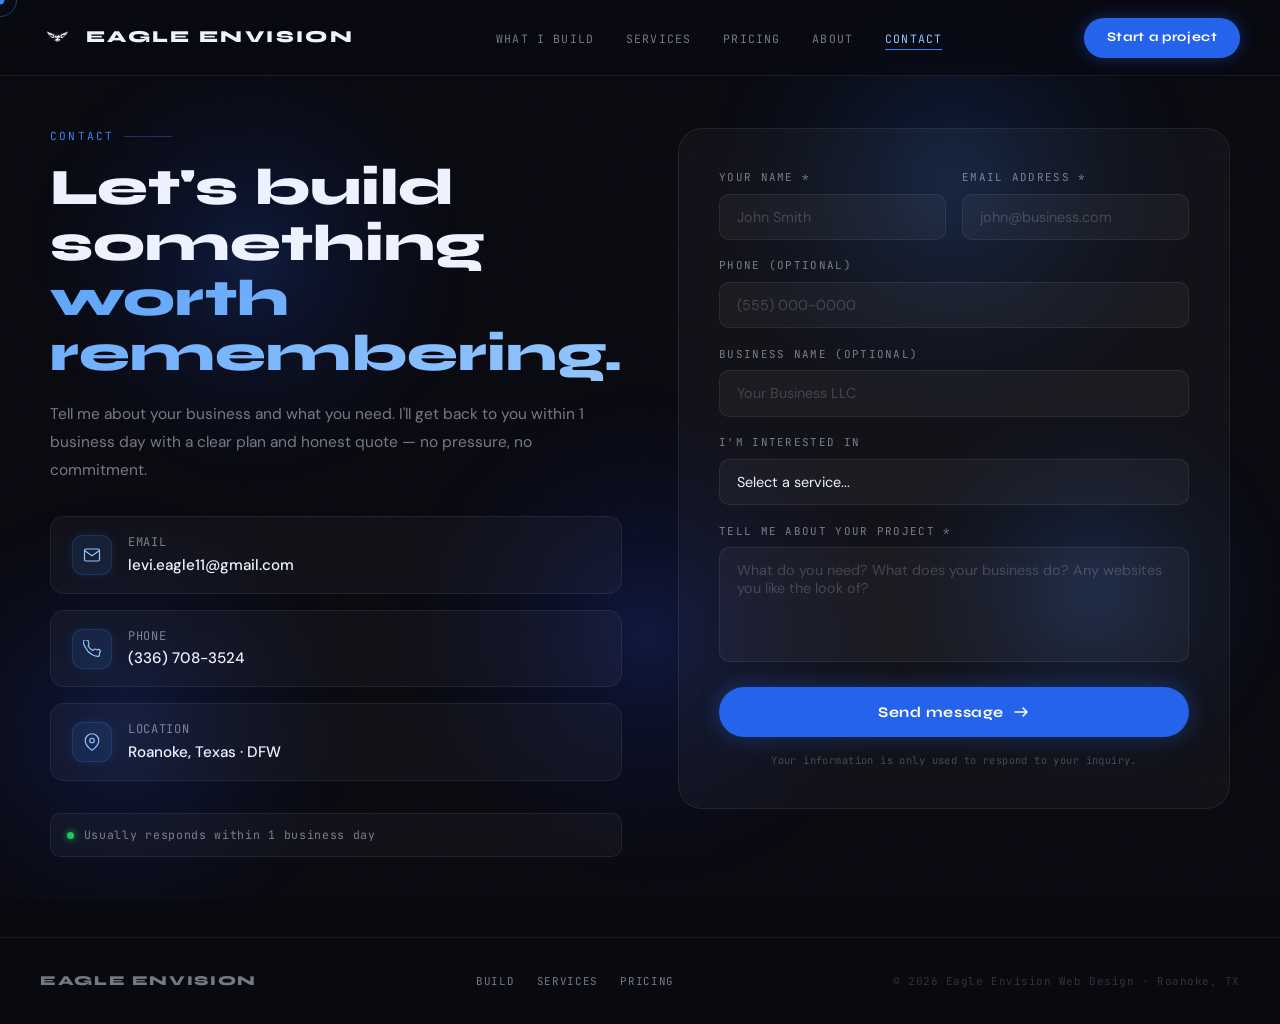
<file: contact.html>
<!DOCTYPE html>
<html lang="en">
<head>
<meta charset="UTF-8"/>
<meta name="viewport" content="width=device-width,initial-scale=1.0"/>
<title>Contact · Eagle Envision</title>
<link rel="preconnect" href="https://fonts.googleapis.com"/>
<link rel="preconnect" href="https://fonts.gstatic.com" crossorigin/>
<link href="https://fonts.googleapis.com/css2?family=Syne:wght@400;600;700;800&family=DM+Sans:wght@300;400;500&family=JetBrains+Mono:wght@400;500&display=swap" rel="stylesheet"/>
<link rel="stylesheet" href="styles.css"/>
<style>
.contact-layout {
  display: grid; grid-template-columns: 1fr 1.15fr;
  gap: 3.5rem; align-items: start;
}

/* Left info */
.contact-info .big-line {
  font-family: var(--font-head);
  font-size: clamp(2rem,4vw,3.4rem); font-weight: 800; line-height: 1.08;
  margin-bottom: 1.2rem;
}
.contact-info .big-line span {
  background: linear-gradient(130deg, #60A5FA, #93C5FD);
  -webkit-background-clip: text; -webkit-text-fill-color: transparent; background-clip: text;
}
.contact-info > p { color: var(--muted); line-height: 1.8; margin-bottom: 2rem; font-size: .97rem; }

.c-links { display: flex; flex-direction: column; gap: 1rem; margin-bottom: 2rem; }
.c-link {
  display: flex; align-items: center; gap: 1rem;
  background: var(--glass); backdrop-filter: blur(12px);
  border: 1px solid var(--border); border-radius: 14px;
  padding: 1rem 1.3rem; text-decoration: none; color: var(--white);
  transition: all .25s;
}
.c-link:hover { border-color: rgba(59,130,246,.35); background: var(--blue-pale); transform: translateX(5px); }
.c-icon-wrap {
  width: 40px; height: 40px; border-radius: 11px;
  background: rgba(59,130,246,.12); border: 1px solid rgba(59,130,246,.2);
  display: flex; align-items: center; justify-content: center; flex-shrink: 0;
  box-shadow: 0 0 10px rgba(59,130,246,.14);
  transition: box-shadow .3s;
}
.c-link:hover .c-icon-wrap { box-shadow: 0 0 18px rgba(59,130,246,.32); }
.c-icon-wrap svg { width: 18px; height: 18px; stroke: var(--blue-light); fill: none; stroke-width: 1.6; stroke-linecap: round; stroke-linejoin: round; }
.c-label { font-size: .75rem; color: var(--muted); font-family: var(--font-mono); letter-spacing: .06em; text-transform: uppercase; }
.c-val   { font-size: .95rem; font-weight: 500; color: var(--white); }

/* Response time badge */
.resp-badge {
  display: flex; align-items: center; gap: .6rem;
  font-family: var(--font-mono); font-size: .72rem; letter-spacing: .06em;
  color: var(--muted); padding: .75rem 1rem;
  background: var(--glass); backdrop-filter: blur(10px);
  border: 1px solid var(--border); border-radius: 10px;
}
.resp-badge .dot { width: 7px; height: 7px; border-radius: 50%; background: #22c55e; box-shadow: 0 0 7px #22c55e; animation: pulse-dot 2s ease-in-out infinite; }
@keyframes pulse-dot { 0%,100%{opacity:1;} 50%{opacity:.5;} }

/* Contact form */
.c-form-card {
  background: var(--glass);
  backdrop-filter: blur(16px);
  border: 1px solid var(--border);
  border-radius: 24px; padding: 2.5rem;
}
.form-row   { display: grid; grid-template-columns: 1fr 1fr; gap: 1rem; }
.form-group { margin-bottom: 1.1rem; }
.form-group label {
  font-family: var(--font-mono); font-size: .68rem; letter-spacing: .12em;
  text-transform: uppercase; color: var(--muted);
  display: block; margin-bottom: .45rem;
}
.form-group input,
.form-group textarea,
.form-group select {
  width: 100%; padding: .82rem 1.05rem;
  background: rgba(255,255,255,.04); border: 1px solid var(--border);
  border-radius: 10px; color: var(--white);
  font-family: var(--font-body); font-size: .9rem;
  outline: none; transition: border-color .25s, background .25s; resize: none;
  -webkit-appearance: none;
}
.form-group input:focus,
.form-group textarea:focus,
.form-group select:focus {
  border-color: rgba(59,130,246,.5);
  background: rgba(59,130,246,.05);
  box-shadow: 0 0 0 3px rgba(59,130,246,.08);
}
.form-group input::placeholder,
.form-group textarea::placeholder { color: rgba(238,242,255,.2); }
.form-group textarea { min-height: 115px; }
.form-group select option { background: #1a1a2e; }

.btn-submit {
  width: 100%; padding: 1rem;
  font-family: var(--font-head); font-size: .92rem; font-weight: 700;
  letter-spacing: .04em;
  background: var(--blue-mid); color: #fff; border: none;
  border-radius: 50px; cursor: none;
  box-shadow: 0 0 22px var(--blue-glow);
  transition: all .25s;
  display: flex; align-items: center; justify-content: center; gap: .5rem;
}
.btn-submit:hover { background: var(--blue-bright); box-shadow: 0 0 40px rgba(59,130,246,.6); transform: translateY(-2px); }
.btn-submit svg { transition: transform .2s; }
.btn-submit:hover svg { transform: translateX(4px); }

/* Success state */
.form-success {
  display: none; text-align: center; padding: 2rem 1rem;
}
.form-success .tick {
  width: 64px; height: 64px; border-radius: 50%;
  background: rgba(34,197,94,.12); border: 1px solid rgba(34,197,94,.3);
  display: flex; align-items: center; justify-content: center;
  margin: 0 auto 1.2rem;
  box-shadow: 0 0 20px rgba(34,197,94,.2);
}
.form-success .tick svg { stroke: #22c55e; width: 28px; height: 28px; }
.form-success h3 { font-family: var(--font-head); font-size: 1.4rem; font-weight: 800; margin-bottom: .5rem; }
.form-success p  { color: var(--muted); font-size: .9rem; }

/* Privacy note */
.privacy-note { font-family: var(--font-mono); font-size: .65rem; letter-spacing: .04em; color: rgba(238,242,255,.25); text-align: center; margin-top: .9rem; }

@media (max-width:900px) {
  .contact-layout { grid-template-columns: 1fr; }
  .form-row { grid-template-columns: 1fr; }
}
</style>
</head>
<body>
<div class="cursor-dot" id="cursorDot"></div>
<div class="cursor-ring" id="cursorRing"></div>
<div id="preloader"><p class="pre-logo">Eagle Envision</p></div>
<canvas id="blob-canvas"></canvas>

<div class="mobile-menu" id="mobileMenu">
  <a href="index.html"    onclick="closeMenu()">Home</a>
  <a href="build.html"    onclick="closeMenu()">What I Build</a>
  <a href="services.html" onclick="closeMenu()">Services</a>
  <a href="pricing.html"  onclick="closeMenu()">Pricing</a>
  <a href="about.html"    onclick="closeMenu()">About</a>
  <a href="contact.html"  onclick="closeMenu()">Contact</a>
</div>

<div id="main-content">
  <nav id="navbar">
    <a href="index.html" class="nav-logo">
      <img src="thelogo.png" alt="Eagle Envision Logo"/>
      Eagle Envision
    </a>
    <ul class="nav-links">
      <li><a href="build.html">What I Build</a></li>
      <li><a href="services.html">Services</a></li>
      <li><a href="pricing.html">Pricing</a></li>
      <li><a href="about.html">About</a></li>
      <li><a href="contact.html">Contact</a></li>
    </ul>
    <a href="contact.html" class="btn-nav">Start a project</a>
    <button class="hamburger" id="hamburger" aria-label="Menu"><span></span><span></span><span></span></button>
  </nav>

  <div class="page">
    <div class="container">
      <div class="contact-layout">

        <!-- Left: Info -->
        <div class="contact-info">
          <div class="section-tag">Contact</div>
          <div class="big-line reveal">
            Let's build something<br><span>worth remembering.</span>
          </div>
          <p class="reveal">Tell me about your business and what you need. I'll get back to you within 1 business day with a clear plan and honest quote — no pressure, no commitment.</p>

          <div class="c-links">
            <a href="mailto:levi.eagle11@gmail.com" class="c-link reveal">
              <div class="c-icon-wrap">
                <svg viewBox="0 0 24 24"><path d="M4 4h16c1.1 0 2 .9 2 2v12c0 1.1-.9 2-2 2H4c-1.1 0-2-.9-2-2V6c0-1.1.9-2 2-2z"/><polyline points="22,6 12,13 2,6"/></svg>
              </div>
              <div>
                <div class="c-label">Email</div>
                <div class="c-val">levi.eagle11@gmail.com</div>
              </div>
            </a>
            <a href="tel:3367083524" class="c-link reveal">
              <div class="c-icon-wrap">
                <svg viewBox="0 0 24 24"><path d="M22 16.92v3a2 2 0 01-2.18 2 19.79 19.79 0 01-8.63-3.07A19.5 19.5 0 013.07 9.8a19.79 19.79 0 01-3.07-8.63A2 2 0 012 0h3a2 2 0 012 1.72c.127.96.361 1.903.7 2.81a2 2 0 01-.45 2.11L6.91 7.91a16 16 0 006.16 6.16l1.27-1.27a2 2 0 012.11-.45c.907.339 1.85.573 2.81.7A2 2 0 0122 16.92z"/></svg>
              </div>
              <div>
                <div class="c-label">Phone</div>
                <div class="c-val">(336) 708-3524</div>
              </div>
            </a>
            <div class="c-link reveal" style="cursor:default;">
              <div class="c-icon-wrap">
                <svg viewBox="0 0 24 24"><path d="M21 10c0 7-9 13-9 13s-9-6-9-13a9 9 0 0118 0z"/><circle cx="12" cy="10" r="3"/></svg>
              </div>
              <div>
                <div class="c-label">Location</div>
                <div class="c-val">Roanoke, Texas · DFW</div>
              </div>
            </div>
          </div>

          <div class="resp-badge reveal">
            <span class="dot"></span>
            Usually responds within 1 business day
          </div>
        </div>

        <!-- Right: Form -->
        <div class="c-form-card reveal">
          <form id="contactForm" onsubmit="handleSubmit(event)">
            <div class="form-row">
              <div class="form-group">
                <label for="fname">Your name *</label>
                <input id="fname" type="text" placeholder="John Smith" required />
              </div>
              <div class="form-group">
                <label for="femail">Email address *</label>
                <input id="femail" type="email" placeholder="john@business.com" required />
              </div>
            </div>
            <div class="form-group">
              <label for="fphone">Phone (optional)</label>
              <input id="fphone" type="tel" placeholder="(555) 000-0000" />
            </div>
            <div class="form-group">
              <label for="fbiz">Business name (optional)</label>
              <input id="fbiz" type="text" placeholder="Your Business LLC" />
            </div>
            <div class="form-group">
              <label for="fservice">I'm interested in</label>
              <select id="fservice">
                <option value="">Select a service...</option>
                <option>Personal Website ($85)</option>
                <option>Small Business Website ($180)</option>
                <option>Brand Identity</option>
                <option>Monthly Maintenance</option>
                <option>Custom / Not sure yet</option>
              </select>
            </div>
            <div class="form-group">
              <label for="fmsg">Tell me about your project *</label>
              <textarea id="fmsg" placeholder="What do you need? What does your business do? Any websites you like the look of?" required></textarea>
            </div>
            <button type="submit" class="btn-submit" id="submitBtn">
              Send message
              <svg width="18" height="18" viewBox="0 0 18 18" fill="none" stroke="currentColor" stroke-width="1.5" stroke-linecap="round" stroke-linejoin="round"><path d="M3 9h12M11 5l4 4-4 4"/></svg>
            </button>
            <p class="privacy-note">Your information is only used to respond to your inquiry.</p>
          </form>

          <!-- Success -->
          <div class="form-success" id="formSuccess">
            <div class="tick">
              <svg viewBox="0 0 24 24" fill="none" stroke="currentColor" stroke-width="2" stroke-linecap="round" stroke-linejoin="round"><polyline points="20 6 9 17 4 12"/></svg>
            </div>
            <h3>Message sent!</h3>
            <p>Your email client should have opened. If not, email me directly at<br><a href="mailto:levi.eagle11@gmail.com" style="color:var(--blue-light)">levi.eagle11@gmail.com</a></p>
          </div>
        </div>

      </div>
    </div>
  </div>

  <footer>
    <div class="footer-logo">Eagle Envision</div>
    <div class="footer-links">
      <a href="build.html">Build</a>
      <a href="services.html">Services</a>
      <a href="pricing.html">Pricing</a>
    </div>
    <div class="footer-copy">© 2026 Eagle Envision Web Design · Roanoke, TX</div>
  </footer>
</div>

<script src="main.js"></script>
<script>
function handleSubmit(e) {
  e.preventDefault();

  const name    = document.getElementById('fname').value.trim();
  const email   = document.getElementById('femail').value.trim();
  const phone   = document.getElementById('fphone').value.trim();
  const biz     = document.getElementById('fbiz').value.trim();
  const service = document.getElementById('fservice').value;
  const msg     = document.getElementById('fmsg').value.trim();

  const subject = encodeURIComponent(`Eagle Envision Inquiry from ${name}`);
  const body = encodeURIComponent(
    `Name: ${name}\n` +
    `Email: ${email}\n` +
    (phone   ? `Phone: ${phone}\n`   : '') +
    (biz     ? `Business: ${biz}\n`  : '') +
    (service ? `Service: ${service}\n` : '') +
    `\nMessage:\n${msg}`
  );

  // Open mailto — sends to levi.eagle11@gmail.com
  window.location.href = `mailto:levi.eagle11@gmail.com?subject=${subject}&body=${body}`;

  // Show success state
  setTimeout(() => {
    document.getElementById('contactForm').style.display = 'none';
    document.getElementById('formSuccess').style.display = 'block';
  }, 500);
}
</script>
</body>
</html>
</file>
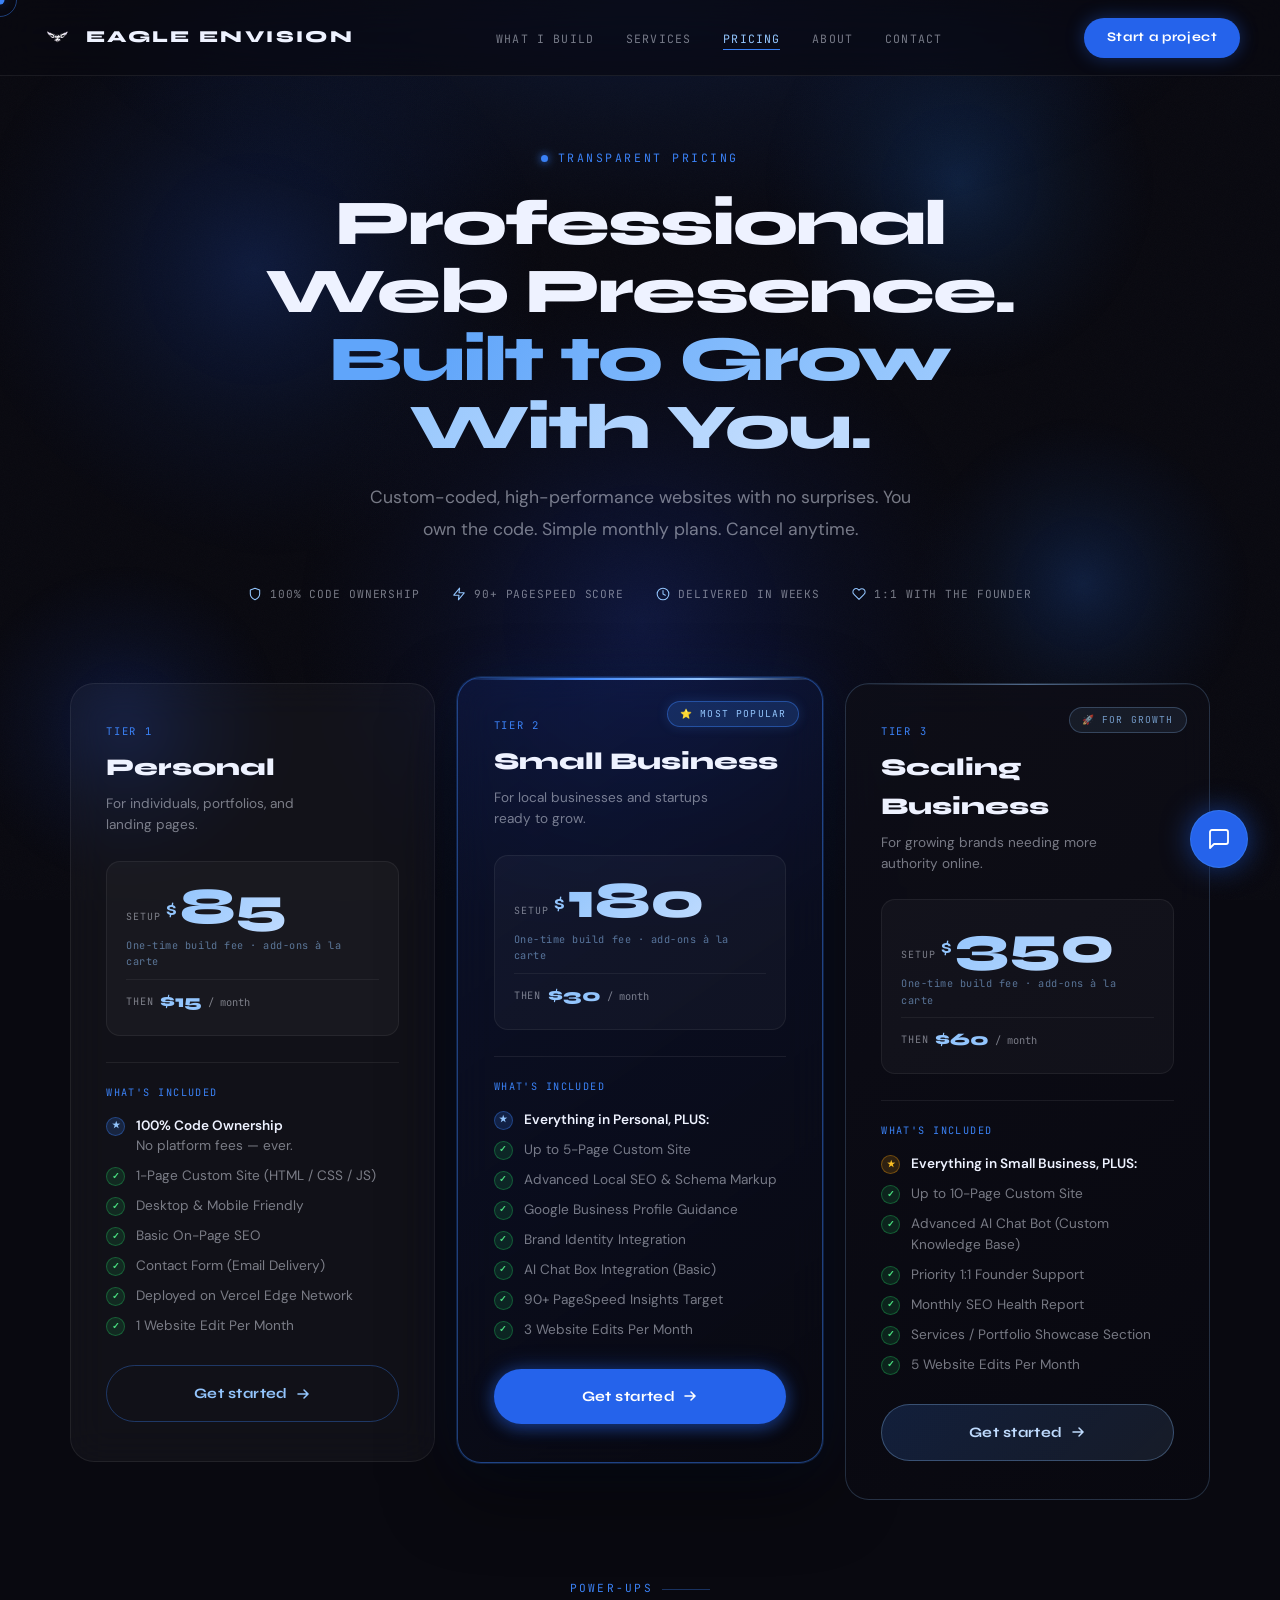
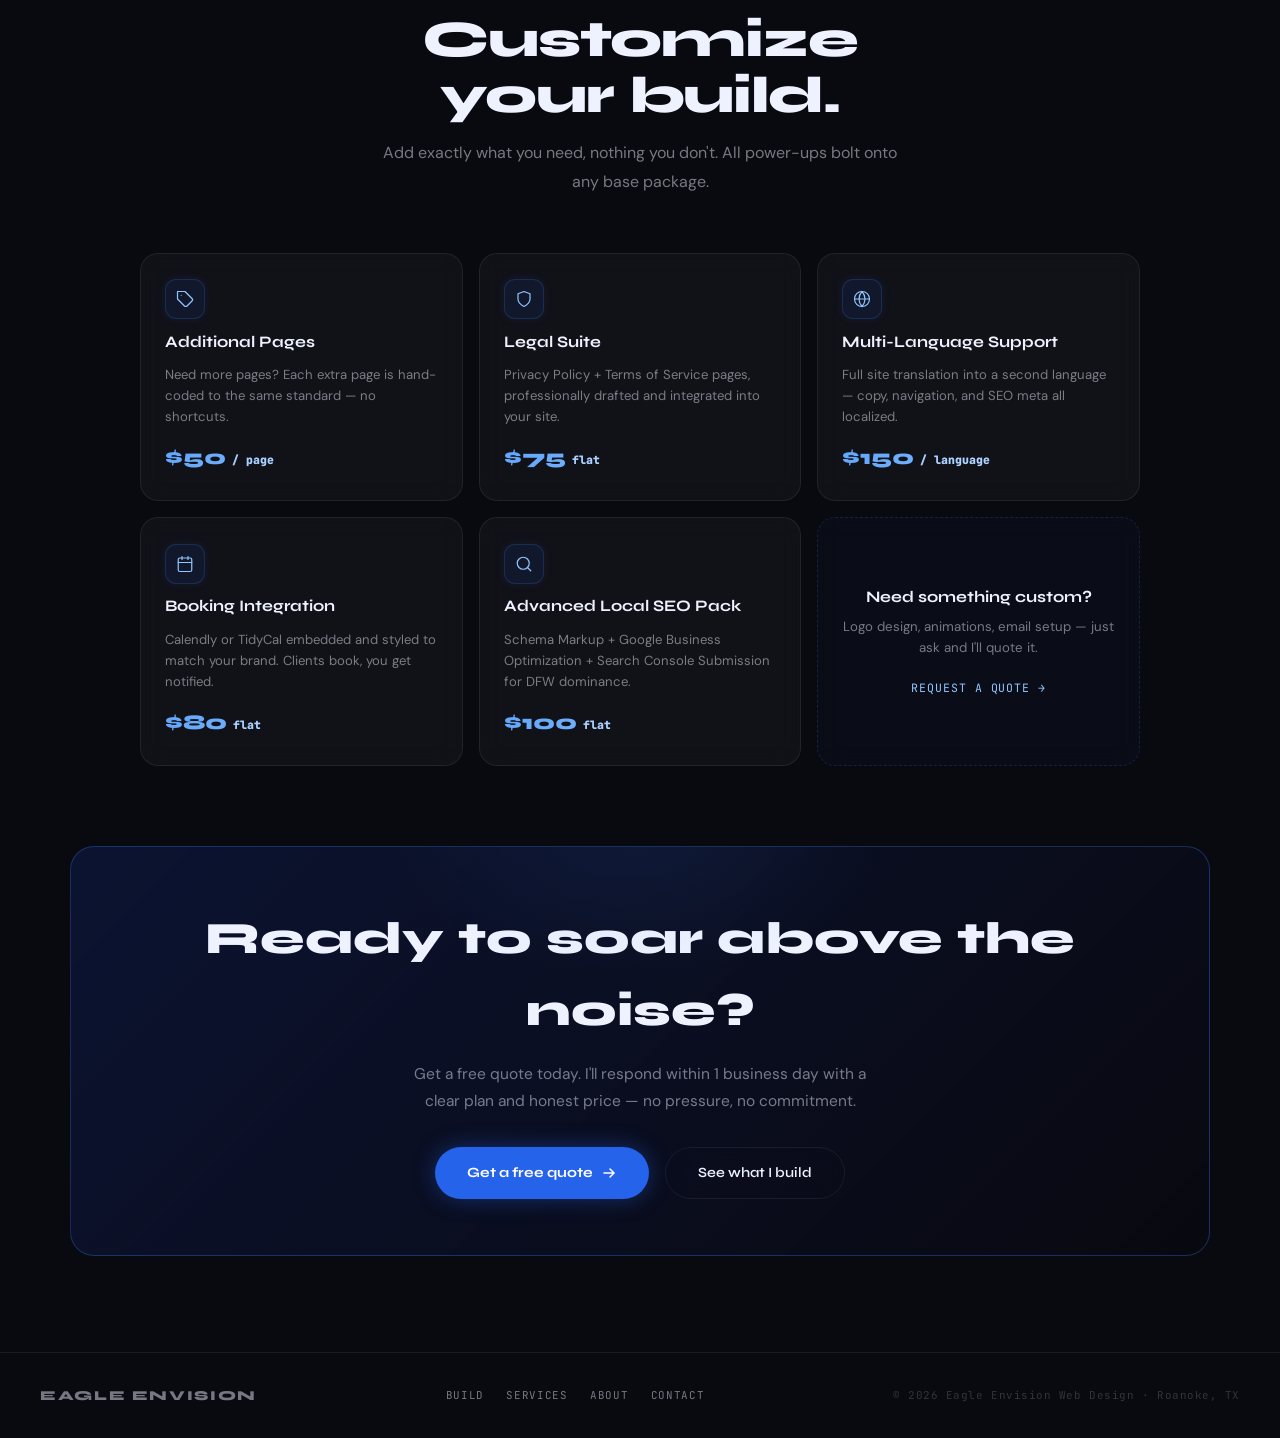
<file: pricing.html>
<!DOCTYPE html>
<html lang="en">
<head>
<meta charset="UTF-8"/>
<meta name="viewport" content="width=device-width,initial-scale=1.0"/>
<title>Pricing · Eagle Envision</title>
<link rel="preconnect" href="https://fonts.googleapis.com"/>
<link rel="preconnect" href="https://fonts.gstatic.com" crossorigin/>
<link href="https://fonts.googleapis.com/css2?family=Syne:wght@400;600;700;800&family=DM+Sans:wght@300;400;500&family=JetBrains+Mono:wght@400;500&display=swap" rel="stylesheet"/>
<link rel="stylesheet" href="styles.css"/>
<style>

/* ─── HERO ─────────────────────────────────────── */
.pricing-hero {
  padding: 9rem 2.5rem 5rem;
  text-align: center; position: relative;
}
.pricing-hero::before {
  content: ''; position: absolute; inset: 0;
  background: radial-gradient(ellipse 65% 50% at 50% 0%, rgba(37,99,235,.14), transparent 70%);
  pointer-events: none;
}

.hero-eyebrow {
  font-family: var(--font-mono); font-size: .72rem;
  letter-spacing: .22em; color: var(--blue-bright);
  text-transform: uppercase; margin-bottom: 1.4rem;
  display: inline-flex; align-items: center; gap: .6rem;
}
.hero-eyebrow .pulse {
  width: 7px; height: 7px; border-radius: 50%;
  background: var(--blue-bright); box-shadow: 0 0 8px var(--blue-bright);
  animation: pulseAnim 2s ease-in-out infinite;
}
@keyframes pulseAnim { 0%,100%{opacity:1;transform:scale(1);} 50%{opacity:.5;transform:scale(.72);} }

.hero-h1 {
  font-family: var(--font-head);
  font-size: clamp(2.4rem, 5vw, 4.5rem);
  font-weight: 800; line-height: 1.06; letter-spacing: -.03em;
  margin: 0 auto 1.3rem; max-width: 820px;
}
.hero-h1 .grad {
  background: linear-gradient(120deg, #60A5FA 10%, #93C5FD 50%, #BFDBFE 90%);
  -webkit-background-clip: text; -webkit-text-fill-color: transparent; background-clip: text;
}

.hero-sub {
  font-size: clamp(.95rem,1.5vw,1.1rem); color: var(--muted);
  max-width: 560px; margin: 0 auto 2.5rem; line-height: 1.8;
}

.hero-trust {
  display: flex; align-items: center; justify-content: center;
  gap: 2rem; flex-wrap: wrap;
}
.trust-item {
  display: flex; align-items: center; gap: .5rem;
  font-family: var(--font-mono); font-size: .7rem;
  letter-spacing: .08em; color: var(--muted); text-transform: uppercase;
}
.trust-item svg { width:14px;height:14px;stroke:var(--blue-light);fill:none;stroke-width:1.8;stroke-linecap:round;stroke-linejoin:round;flex-shrink:0; }

/* ─── PLANS ─────────────────────────────────────── */
.plans-section { padding: 0 2.5rem 5rem; }
.plans-grid {
  display: grid;
  grid-template-columns: repeat(3, 1fr);
  gap: 1.4rem;
  max-width: 1140px;
  margin: 0 auto;
  align-items: start;
}

.plan-card {
  background: var(--glass); backdrop-filter: blur(18px);
  border: 1px solid var(--border); border-radius: 24px;
  padding: 2.4rem 2.2rem; position: relative; overflow: hidden;
  display: flex; flex-direction: column;
  transition: transform .35s cubic-bezier(.22,1,.36,1), box-shadow .35s, border-color .3s;
}
.plan-card:hover { transform: translateY(-8px); box-shadow: 0 32px 64px rgba(0,0,0,.55); }

/* Featured middle card */
.plan-card.featured {
  border-color: rgba(59,130,246,.45);
  background: linear-gradient(145deg, rgba(26,68,204,.15), rgba(9,9,16,.75));
  transform: translateY(-6px);
  box-shadow: 0 0 0 1px rgba(59,130,246,.2), 0 30px 70px rgba(0,0,0,.5), 0 0 60px rgba(37,99,235,.12);
}
.plan-card.featured:hover { transform: translateY(-14px); box-shadow: 0 40px 80px rgba(0,0,0,.65), 0 0 50px rgba(59,130,246,.18); }
.plan-card.featured::before {
  content: ''; position: absolute; top: 0; left: 0; right: 0; height: 2px;
  background: linear-gradient(to right, transparent, #3B82F6, #93C5FD, transparent);
}

/* Top tier card accent */
.plan-card.top-tier {
  border-color: rgba(147,197,253,.2);
  background: linear-gradient(145deg, rgba(14,14,24,.9), rgba(9,9,16,.9));
}
.plan-card.top-tier::before {
  content: ''; position: absolute; top: 0; left: 0; right: 0; height: 1px;
  background: linear-gradient(to right, transparent, rgba(147,197,253,.5), transparent);
}

.plan-ribbon {
  position: absolute; top: 1.4rem; right: 1.4rem;
  font-family: var(--font-mono); font-size: .6rem; letter-spacing: .12em;
  padding: .28rem .75rem; border-radius: 50px; text-transform: uppercase;
}
.plan-ribbon.popular {
  background: rgba(59,130,246,.2); border: 1px solid rgba(59,130,246,.45); color: var(--blue-light);
  box-shadow: 0 0 12px rgba(59,130,246,.2);
}
.plan-ribbon.pro {
  background: rgba(147,197,253,.08); border: 1px solid rgba(147,197,253,.25); color: rgba(147,197,253,.75);
}

.plan-type {
  font-family: var(--font-mono); font-size: .66rem; letter-spacing: .16em;
  color: var(--blue-bright); text-transform: uppercase; margin-bottom: .6rem;
}
.plan-name {
  font-family: var(--font-head); font-size: 1.5rem; font-weight: 800; margin-bottom: .35rem;
}
.plan-tagline {
  font-size: .85rem; color: var(--muted); margin-bottom: 1.6rem; line-height: 1.55;
  padding-right: 4rem; /* avoid ribbon overlap */
}

/* Pricing block */
.plan-pricing {
  margin-bottom: 1.6rem;
  padding: 1.2rem;
  background: rgba(255,255,255,.03);
  border: 1px solid rgba(255,255,255,.06);
  border-radius: 14px;
}
.price-setup-row {
  display: flex; align-items: flex-end; gap: .2rem; margin-bottom: .35rem;
}
.price-setup-label {
  font-family: var(--font-mono); font-size: .62rem; letter-spacing: .1em;
  color: var(--muted); text-transform: uppercase; padding-bottom: .5rem; margin-right: .1rem;
}
.price-dollar {
  font-family: var(--font-head); font-size: 1.2rem; font-weight: 700;
  color: var(--blue-light); padding-bottom: .45rem;
}
.price-amount {
  font-family: var(--font-head);
  font-size: clamp(2.6rem,4vw,3.4rem);
  font-weight: 800; line-height: 1;
  background: linear-gradient(135deg, #93C5FD, #BFDBFE);
  -webkit-background-clip: text; -webkit-text-fill-color: transparent; background-clip: text;
}
.price-setup-note {
  font-family: var(--font-mono); font-size: .64rem;
  color: rgba(147,197,253,.55); letter-spacing: .05em;
}
.price-monthly-row {
  display: flex; align-items: center; gap: .4rem;
  margin-top: .5rem; padding-top: .5rem;
  border-top: 1px solid rgba(255,255,255,.06);
}
.price-monthly-tag {
  font-family: var(--font-mono); font-size: .64rem; letter-spacing: .08em;
  color: var(--muted); text-transform: uppercase;
}
.price-monthly-amt {
  font-family: var(--font-head); font-size: 1.1rem; font-weight: 800;
  color: var(--blue-light);
}
.price-monthly-freq {
  font-family: var(--font-mono); font-size: .65rem; color: var(--muted);
}

.plan-divider { height: 1px; background: var(--border); margin: 0 0 1.4rem; }

.checklist-label {
  font-family: var(--font-mono); font-size: .64rem; letter-spacing: .14em;
  color: var(--blue-bright); text-transform: uppercase; margin-bottom: .9rem;
}
.checklist {
  list-style: none; display: flex; flex-direction: column;
  gap: .6rem; margin-bottom: 1.8rem; flex: 1;
}
.checklist li {
  display: flex; align-items: flex-start; gap: .7rem;
  font-size: .85rem; line-height: 1.5;
}
.checklist li .ck {
  width: 19px; height: 19px; border-radius: 50%; flex-shrink: 0;
  margin-top: 1px; display: flex; align-items: center;
  justify-content: center; font-size: .58rem; font-weight: 800;
}
.ck-yes  { background: rgba(34,197,94,.14); border: 1px solid rgba(34,197,94,.35); color: #4ade80; }
.ck-star { background: rgba(59,130,246,.18); border: 1px solid rgba(59,130,246,.38); color: var(--blue-light); }
.ck-gold { background: rgba(245,158,11,.15); border: 1px solid rgba(245,158,11,.35); color: #fbbf24; }
.checklist li .li-text { color: var(--muted); }
.checklist li .li-text strong { color: var(--white); font-weight: 600; display: block; }

.plan-cta { margin-top: auto; }
.btn-plan {
  width: 100%; padding: 1rem;
  font-family: var(--font-head); font-size: .9rem; font-weight: 700;
  border-radius: 50px; cursor: none; text-decoration: none; letter-spacing: .03em;
  display: flex; align-items: center; justify-content: center; gap: .45rem;
  transition: all .28s cubic-bezier(.22,1,.36,1); border: none;
}
.btn-plan.outline {
  background: transparent;
  border: 1px solid rgba(59,130,246,.35); color: var(--blue-light);
}
.btn-plan.outline:hover {
  background: var(--blue-pale); border-color: var(--blue-bright);
  transform: translateY(-2px); box-shadow: 0 0 20px rgba(59,130,246,.15);
}
.btn-plan.solid {
  background: var(--blue-mid); color: #fff;
  box-shadow: 0 0 22px var(--blue-glow), 0 4px 15px rgba(37,99,235,.35);
}
.btn-plan.solid:hover {
  background: var(--blue-bright);
  box-shadow: 0 0 38px rgba(59,130,246,.65), 0 6px 20px rgba(59,130,246,.4);
  transform: translateY(-2px);
}
.btn-plan.top {
  background: linear-gradient(135deg, rgba(59,130,246,.18), rgba(147,197,253,.1));
  border: 1px solid rgba(147,197,253,.3); color: #BFDBFE;
}
.btn-plan.top:hover {
  background: linear-gradient(135deg, rgba(59,130,246,.3), rgba(147,197,253,.18));
  border-color: rgba(147,197,253,.55); transform: translateY(-2px);
  box-shadow: 0 0 24px rgba(147,197,253,.15);
}

/* ─── ADD-ONS ────────────────────────────────────── */
.addons-section { padding: 0 2.5rem 5rem; }
.addons-header { text-align: center; max-width: 580px; margin: 0 auto 3rem; }
.addons-grid {
  display: grid; grid-template-columns: repeat(3, 1fr);
  gap: 1rem; max-width: 1000px; margin: 0 auto;
}

.addon-card {
  background: var(--glass); backdrop-filter: blur(12px);
  border: 1px solid var(--border); border-radius: var(--radius);
  padding: 1.6rem 1.5rem; display: flex; flex-direction: column; gap: .6rem;
  transition: border-color .3s, transform .28s, box-shadow .3s;
  position: relative; overflow: hidden;
}
.addon-card::before {
  content: ''; position: absolute; top: 0; left: 0; right: 0; height: 1px;
  background: linear-gradient(to right, transparent, var(--blue-bright), transparent);
  opacity: 0; transition: opacity .3s;
}
.addon-card:hover { border-color: rgba(59,130,246,.32); transform: translateY(-4px); box-shadow: 0 16px 36px rgba(0,0,0,.42); }
.addon-card:hover::before { opacity: 1; }

.addon-icon {
  width: 40px; height: 40px; border-radius: 11px;
  background: var(--blue-pale); border: 1px solid rgba(59,130,246,.2);
  display: flex; align-items: center; justify-content: center;
  box-shadow: 0 0 10px rgba(59,130,246,.1);
}
.addon-icon svg { width: 18px; height: 18px; stroke: var(--blue-light); fill: none; stroke-width: 1.6; stroke-linecap: round; stroke-linejoin: round; }
.addon-name  { font-family: var(--font-head); font-size: 1rem; font-weight: 700; }
.addon-desc  { font-size: .82rem; color: var(--muted); line-height: 1.6; flex: 1; }
.addon-price {
  font-family: var(--font-head); font-size: 1.3rem; font-weight: 800; margin-top: .3rem;
  background: linear-gradient(135deg, #60A5FA, #93C5FD);
  -webkit-background-clip: text; -webkit-text-fill-color: transparent; background-clip: text;
}
.addon-freq { font-family: var(--font-mono); font-size: .72rem; color: var(--muted); -webkit-text-fill-color: var(--muted); }

/* ─── BOTTOM CTA ──────────────────────────────────── */
.cta-strip { padding: 0 2.5rem 6rem; }
.cta-inner {
  max-width: 1140px; margin: 0 auto;
  background: linear-gradient(135deg, rgba(26,68,204,.18), rgba(9,9,16,.7));
  border: 1px solid rgba(59,130,246,.3); border-radius: 24px;
  padding: 3.5rem; text-align: center; position: relative; overflow: hidden;
}
.cta-inner::before {
  content: ''; position: absolute; top: -40%; left: 50%; transform: translateX(-50%);
  width: 500px; height: 300px; border-radius: 50%;
  background: radial-gradient(ellipse, rgba(59,130,246,.09), transparent 70%); pointer-events: none;
}
.cta-inner h2 { font-family: var(--font-head); font-size: clamp(1.8rem,3.5vw,2.8rem); font-weight: 800; margin-bottom: .9rem; }
.cta-inner p  { color: var(--muted); max-width: 480px; margin: 0 auto 2rem; line-height: 1.75; font-size: .97rem; }
.cta-btns { display: flex; gap: 1rem; justify-content: center; flex-wrap: wrap; }

/* ─── RESPONSIVE ─────────────────────────────────── */
@media (max-width: 1000px) {
  .plans-grid { grid-template-columns: 1fr 1fr; }
  .plan-card.featured { transform: none; }
  .plan-card.featured:hover { transform: translateY(-8px); }
  .addons-grid { grid-template-columns: 1fr 1fr; }
}
@media (max-width: 680px) {
  .pricing-hero { padding: 8rem 1.4rem 4rem; }
  .plans-section, .addons-section, .cta-strip { padding-left: 1.4rem; padding-right: 1.4rem; }
  .plans-grid  { grid-template-columns: 1fr; }
  .addons-grid { grid-template-columns: 1fr; }
  .hero-trust  { gap: 1rem; }
  .cta-inner   { padding: 2.4rem 1.5rem; }
  .cta-btns    { flex-direction: column; align-items: center; }
  .plan-tagline { padding-right: 4.5rem; }
}
</style>
</head>
<body>
<div class="cursor-dot" id="cursorDot"></div>
<div class="cursor-ring" id="cursorRing"></div>
<div id="preloader"><p class="pre-logo">Eagle Envision</p></div>
<canvas id="blob-canvas"></canvas>

<div class="mobile-menu" id="mobileMenu">
  <a href="index.html"    onclick="closeMenu()">Home</a>
  <a href="build.html"    onclick="closeMenu()">What I Build</a>
  <a href="services.html" onclick="closeMenu()">Services</a>
  <a href="pricing.html"  onclick="closeMenu()">Pricing</a>
  <a href="about.html"    onclick="closeMenu()">About</a>
  <a href="contact.html"  onclick="closeMenu()">Contact</a>
</div>

<div id="main-content">
  <nav id="navbar">
    <a href="index.html" class="nav-logo">
      <img src="thelogo.png" alt="Eagle Envision Logo"/>
      Eagle Envision
    </a>
    <ul class="nav-links">
      <li><a href="build.html">What I Build</a></li>
      <li><a href="services.html">Services</a></li>
      <li><a href="pricing.html">Pricing</a></li>
      <li><a href="about.html">About</a></li>
      <li><a href="contact.html">Contact</a></li>
    </ul>
    <a href="contact.html" class="btn-nav">Start a project</a>
    <button class="hamburger" id="hamburger" aria-label="Menu"><span></span><span></span><span></span></button>
  </nav>

  <!-- ══ HERO ═══════════════════════════════════════ -->
  <div class="pricing-hero">
    <div class="hero-eyebrow"><span class="pulse"></span> Transparent Pricing</div>
    <h1 class="hero-h1 reveal">Professional Web Presence.<br><span class="grad">Built to Grow With You.</span></h1>
    <p class="hero-sub reveal">Custom-coded, high-performance websites with no surprises. You own the code. Simple monthly plans. Cancel anytime.</p>
    <div class="hero-trust reveal">
      <div class="trust-item">
        <svg viewBox="0 0 24 24"><path d="M12 22s8-4 8-10V5l-8-3-8 3v7c0 6 8 10 8 10z"/></svg>
        100% Code Ownership
      </div>
      <div class="trust-item">
        <svg viewBox="0 0 24 24"><polyline points="13 2 3 14 12 14 11 22 21 10 12 10 13 2"/></svg>
        90+ PageSpeed Score
      </div>
      <div class="trust-item">
        <svg viewBox="0 0 24 24"><circle cx="12" cy="12" r="10"/><path d="M12 6v6l4 2"/></svg>
        Delivered in Weeks
      </div>
      <div class="trust-item">
        <svg viewBox="0 0 24 24"><path d="M20.84 4.61a5.5 5.5 0 00-7.78 0L12 5.67l-1.06-1.06a5.5 5.5 0 00-7.78 7.78l1.06 1.06L12 21.23l7.78-7.78 1.06-1.06a5.5 5.5 0 000-7.78z"/></svg>
        1:1 With the Founder
      </div>
    </div>
  </div>

  <!-- ══ PLANS ═══════════════════════════════════════ -->
  <div class="plans-section">
    <div class="plans-grid">

      <!-- ── Tier 1: Personal ── -->
      <div class="plan-card tilt-card reveal">
        <div class="plan-type">Tier 1</div>
        <div class="plan-name">Personal</div>
        <p class="plan-tagline">For individuals, portfolios, and landing pages.</p>

        <div class="plan-pricing">
          <div class="price-setup-row">
            <span class="price-setup-label">Setup</span>
            <span class="price-dollar">$</span>
            <span class="price-amount">85</span>
          </div>
          <div class="price-setup-note">One-time build fee · add-ons à la carte</div>
          <div class="price-monthly-row">
            <span class="price-monthly-tag">then</span>
            <span class="price-monthly-amt">$15</span>
            <span class="price-monthly-freq">/ month</span>
          </div>
        </div>

        <div class="plan-divider"></div>
        <div class="checklist-label">What's included</div>
        <ul class="checklist">
          <li>
            <span class="ck ck-star">★</span>
            <span class="li-text"><strong>100% Code Ownership</strong>No platform fees — ever.</span>
          </li>
          <li><span class="ck ck-yes">✓</span><span class="li-text">1-Page Custom Site (HTML / CSS / JS)</span></li>
          <li><span class="ck ck-yes">✓</span><span class="li-text">Desktop & Mobile Friendly</span></li>
          <li><span class="ck ck-yes">✓</span><span class="li-text">Basic On-Page SEO</span></li>
          <li><span class="ck ck-yes">✓</span><span class="li-text">Contact Form (Email Delivery)</span></li>
          <li><span class="ck ck-yes">✓</span><span class="li-text">Deployed on Vercel Edge Network</span></li>
          <li><span class="ck ck-yes">✓</span><span class="li-text">1 Website Edit Per Month</span></li>
        </ul>

        <div class="plan-cta">
          <a href="contact.html" class="btn-plan outline">
            Get started
            <svg width="16" height="16" viewBox="0 0 16 16" fill="none" stroke="currentColor" stroke-width="1.5" stroke-linecap="round"><path d="M3 8h10M9 4l4 4-4 4"/></svg>
          </a>
        </div>
      </div>

      <!-- ── Tier 2: Small Business (Featured) ── -->
      <div class="plan-card featured tilt-card reveal">
        <div class="plan-ribbon popular">⭐ Most Popular</div>
        <div class="plan-type">Tier 2</div>
        <div class="plan-name">Small Business</div>
        <p class="plan-tagline">For local businesses and startups ready to grow.</p>

        <div class="plan-pricing">
          <div class="price-setup-row">
            <span class="price-setup-label">Setup</span>
            <span class="price-dollar">$</span>
            <span class="price-amount">180</span>
          </div>
          <div class="price-setup-note">One-time build fee · add-ons à la carte</div>
          <div class="price-monthly-row">
            <span class="price-monthly-tag">then</span>
            <span class="price-monthly-amt">$30</span>
            <span class="price-monthly-freq">/ month</span>
          </div>
        </div>

        <div class="plan-divider"></div>
        <div class="checklist-label">What's included</div>
        <ul class="checklist">
          <li>
            <span class="ck ck-star">★</span>
            <span class="li-text"><strong>Everything in Personal, PLUS:</strong></span>
          </li>
          <li><span class="ck ck-yes">✓</span><span class="li-text">Up to 5-Page Custom Site</span></li>
          <li><span class="ck ck-yes">✓</span><span class="li-text">Advanced Local SEO & Schema Markup</span></li>
          <li><span class="ck ck-yes">✓</span><span class="li-text">Google Business Profile Guidance</span></li>
          <li><span class="ck ck-yes">✓</span><span class="li-text">Brand Identity Integration</span></li>
          <li><span class="ck ck-yes">✓</span><span class="li-text">AI Chat Box Integration (Basic)</span></li>
          <li><span class="ck ck-yes">✓</span><span class="li-text">90+ PageSpeed Insights Target</span></li>
          <li><span class="ck ck-yes">✓</span><span class="li-text">3 Website Edits Per Month</span></li>
        </ul>

        <div class="plan-cta">
          <a href="contact.html" class="btn-plan solid">
            Get started
            <svg width="16" height="16" viewBox="0 0 16 16" fill="none" stroke="currentColor" stroke-width="1.5" stroke-linecap="round"><path d="M3 8h10M9 4l4 4-4 4"/></svg>
          </a>
        </div>
      </div>

      <!-- ── Tier 3: Scaling Business ── -->
      <div class="plan-card top-tier tilt-card reveal">
        <div class="plan-ribbon pro">🚀 For Growth</div>
        <div class="plan-type">Tier 3</div>
        <div class="plan-name">Scaling Business</div>
        <p class="plan-tagline">For growing brands needing more authority online.</p>

        <div class="plan-pricing">
          <div class="price-setup-row">
            <span class="price-setup-label">Setup</span>
            <span class="price-dollar">$</span>
            <span class="price-amount">350</span>
          </div>
          <div class="price-setup-note">One-time build fee · add-ons à la carte</div>
          <div class="price-monthly-row">
            <span class="price-monthly-tag">then</span>
            <span class="price-monthly-amt">$60</span>
            <span class="price-monthly-freq">/ month</span>
          </div>
        </div>

        <div class="plan-divider"></div>
        <div class="checklist-label">What's included</div>
        <ul class="checklist">
          <li>
            <span class="ck ck-gold">★</span>
            <span class="li-text"><strong>Everything in Small Business, PLUS:</strong></span>
          </li>
          <li><span class="ck ck-yes">✓</span><span class="li-text">Up to 10-Page Custom Site</span></li>
          <li><span class="ck ck-yes">✓</span><span class="li-text">Advanced AI Chat Bot (Custom Knowledge Base)</span></li>
          <li><span class="ck ck-yes">✓</span><span class="li-text">Priority 1:1 Founder Support</span></li>
          <li><span class="ck ck-yes">✓</span><span class="li-text">Monthly SEO Health Report</span></li>
          <li><span class="ck ck-yes">✓</span><span class="li-text">Services / Portfolio Showcase Section</span></li>
          <li><span class="ck ck-yes">✓</span><span class="li-text">5 Website Edits Per Month</span></li>
        </ul>

        <div class="plan-cta">
          <a href="contact.html" class="btn-plan top">
            Get started
            <svg width="16" height="16" viewBox="0 0 16 16" fill="none" stroke="currentColor" stroke-width="1.5" stroke-linecap="round"><path d="M3 8h10M9 4l4 4-4 4"/></svg>
          </a>
        </div>
      </div>

    </div>
  </div>

  <!-- ══ ADD-ONS ════════════════════════════════════ -->
  <div class="addons-section">
    <div class="addons-header">
      <div class="section-tag" style="justify-content:center">Power-Ups</div>
      <h2 class="section-title reveal">Customize your build.</h2>
      <p class="section-sub reveal" style="text-align:center;margin-inline:auto;">Add exactly what you need, nothing you don't. All power-ups bolt onto any base package.</p>
    </div>
    <div class="addons-grid">

      <div class="addon-card tilt-card reveal">
        <div class="addon-icon">
          <svg viewBox="0 0 24 24"><path d="M12 2H2v10l9.29 9.29c.94.94 2.48.94 3.42 0l6.58-6.58c.94-.94.94-2.48 0-3.42L12 2z"/><path d="M7 7h.01"/></svg>
        </div>
        <div class="addon-name">Additional Pages</div>
        <p class="addon-desc">Need more pages? Each extra page is hand-coded to the same standard — no shortcuts.</p>
        <div class="addon-price">$50 <span class="addon-freq">/ page</span></div>
      </div>

      <div class="addon-card tilt-card reveal">
        <div class="addon-icon">
          <svg viewBox="0 0 24 24"><path d="M12 22s8-4 8-10V5l-8-3-8 3v7c0 6 8 10 8 10z"/></svg>
        </div>
        <div class="addon-name">Legal Suite</div>
        <p class="addon-desc">Privacy Policy + Terms of Service pages, professionally drafted and integrated into your site.</p>
        <div class="addon-price">$75 <span class="addon-freq">flat</span></div>
      </div>

      <div class="addon-card tilt-card reveal">
        <div class="addon-icon">
          <svg viewBox="0 0 24 24"><circle cx="12" cy="12" r="10"/><path d="M2 12h20M12 2a15.3 15.3 0 014 10 15.3 15.3 0 01-4 10 15.3 15.3 0 01-4-10 15.3 15.3 0 014-10z"/></svg>
        </div>
        <div class="addon-name">Multi-Language Support</div>
        <p class="addon-desc">Full site translation into a second language — copy, navigation, and SEO meta all localized.</p>
        <div class="addon-price">$150 <span class="addon-freq">/ language</span></div>
      </div>

      <div class="addon-card tilt-card reveal">
        <div class="addon-icon">
          <svg viewBox="0 0 24 24"><rect x="3" y="4" width="18" height="18" rx="2"/><path d="M16 2v4M8 2v4M3 10h18"/></svg>
        </div>
        <div class="addon-name">Booking Integration</div>
        <p class="addon-desc">Calendly or TidyCal embedded and styled to match your brand. Clients book, you get notified.</p>
        <div class="addon-price">$80 <span class="addon-freq">flat</span></div>
      </div>

      <div class="addon-card tilt-card reveal">
        <div class="addon-icon">
          <svg viewBox="0 0 24 24"><circle cx="11" cy="11" r="8"/><path d="m21 21-4.35-4.35"/></svg>
        </div>
        <div class="addon-name">Advanced Local SEO Pack</div>
        <p class="addon-desc">Schema Markup + Google Business Optimization + Search Console Submission for DFW dominance.</p>
        <div class="addon-price">$100 <span class="addon-freq">flat</span></div>
      </div>

      <div class="addon-card reveal" style="border-style:dashed;border-color:rgba(59,130,246,.2);background:rgba(59,130,246,.03);display:flex;align-items:center;justify-content:center;text-align:center;">
        <div>
          <div style="font-family:var(--font-head);font-size:1rem;font-weight:700;margin-bottom:.4rem;">Need something custom?</div>
          <p style="font-size:.83rem;color:var(--muted);line-height:1.6;margin-bottom:1rem;">Logo design, animations, email setup — just ask and I'll quote it.</p>
          <a href="contact.html" style="font-family:var(--font-mono);font-size:.72rem;letter-spacing:.08em;color:var(--blue-light);text-decoration:none;text-transform:uppercase;">Request a quote →</a>
        </div>
      </div>

    </div>
  </div>

  <!-- ══ BOTTOM CTA ══════════════════════════════════ -->
  <div class="cta-strip">
    <div class="cta-inner reveal">
      <h2>Ready to soar above the noise?</h2>
      <p>Get a free quote today. I'll respond within 1 business day with a clear plan and honest price — no pressure, no commitment.</p>
      <div class="cta-btns">
        <a href="contact.html" class="btn-primary">
          Get a free quote
          <svg width="16" height="16" viewBox="0 0 16 16" fill="none" stroke="currentColor" stroke-width="1.5" stroke-linecap="round"><path d="M3 8h10M9 4l4 4-4 4"/></svg>
        </a>
        <a href="services.html" class="btn-ghost">See what I build</a>
      </div>
    </div>
  </div>

  <footer>
    <div class="footer-logo">Eagle Envision</div>
    <div class="footer-links">
      <a href="build.html">Build</a>
      <a href="services.html">Services</a>
      <a href="about.html">About</a>
      <a href="contact.html">Contact</a>
    </div>
    <div class="footer-copy">© 2026 Eagle Envision Web Design · Roanoke, TX</div>
  </footer>
</div>
<script src="main.js"></script>
<script src="chatbot.js"></script>
</body>
</html>
</file>
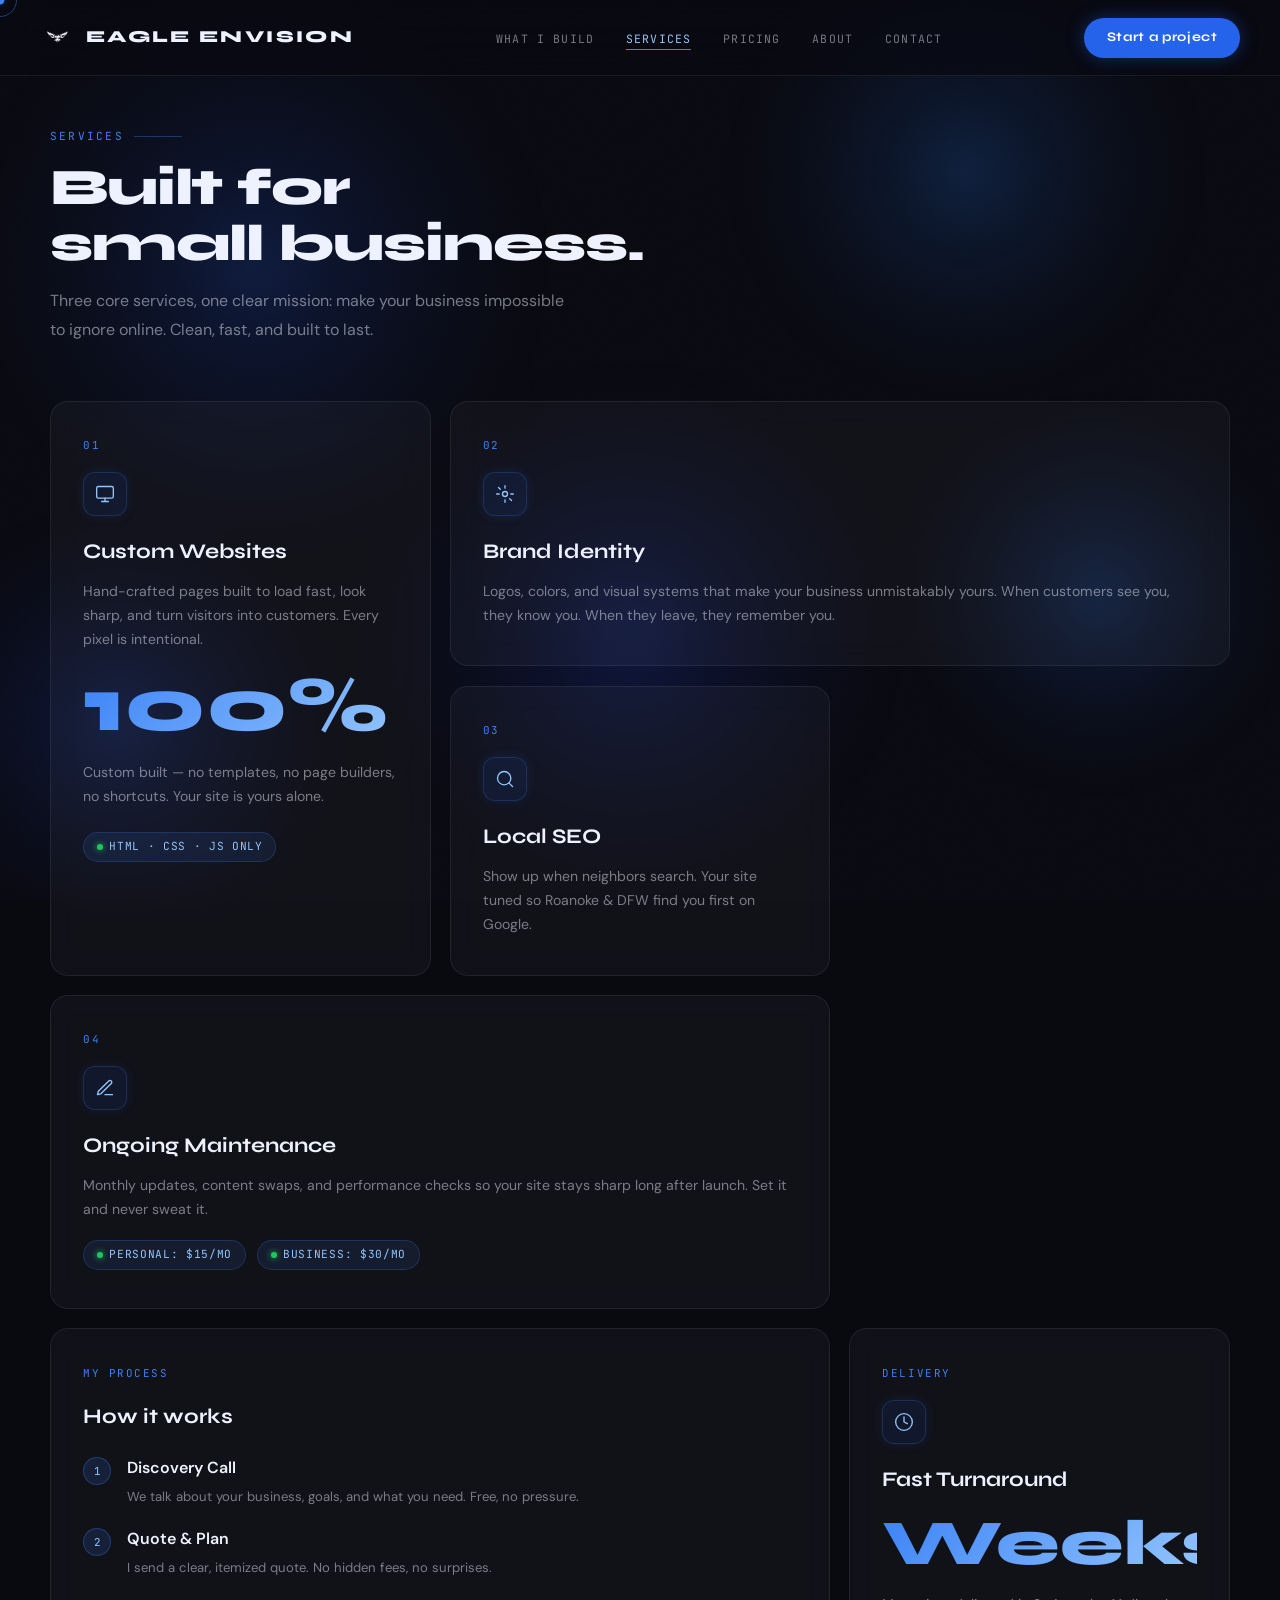
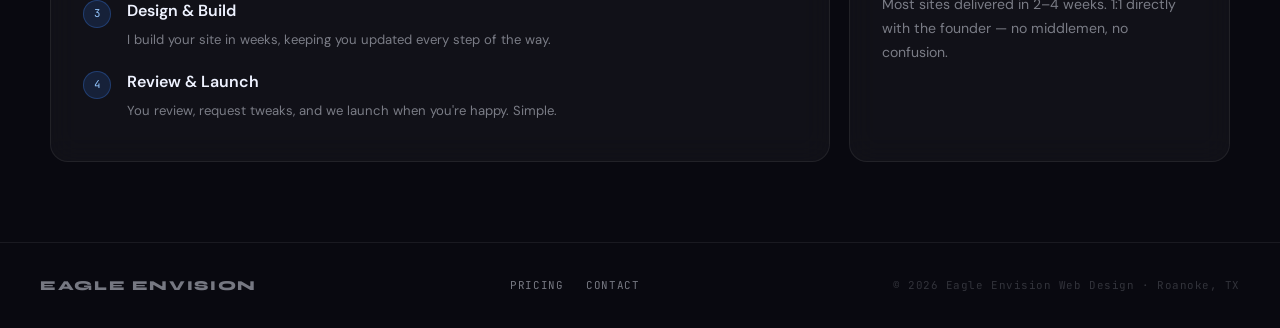
<file: services.html>
<!DOCTYPE html>
<html lang="en">
<head>
<meta charset="UTF-8"/>
<meta name="viewport" content="width=device-width,initial-scale=1.0"/>
<title>Services · Eagle Envision</title>
<link rel="preconnect" href="https://fonts.googleapis.com"/>
<link rel="preconnect" href="https://fonts.gstatic.com" crossorigin/>
<link href="https://fonts.googleapis.com/css2?family=Syne:wght@400;600;700;800&family=DM+Sans:wght@300;400;500&family=JetBrains+Mono:wght@400;500&display=swap" rel="stylesheet"/>
<link rel="stylesheet" href="styles.css"/>
<style>
.services-bento {
  display: grid;
  grid-template-columns: repeat(3,1fr);
  gap: 1.2rem;
}

.s-card {
  background: var(--glass);
  backdrop-filter: blur(14px);
  border: 1px solid var(--border);
  border-radius: var(--radius);
  padding: 2.2rem 2rem 2.4rem;
  position: relative; overflow: hidden;
  transition: all .3s;
}
.s-card::after {
  content: ''; position: absolute;
  bottom: 0; left: 0; right: 0; height: 2px;
  background: linear-gradient(to right, transparent, var(--blue-mid), transparent);
  opacity: 0; transition: opacity .3s;
}
.s-card:hover { border-color: rgba(59,130,246,.32); transform: translateY(-5px); box-shadow: 0 22px 50px rgba(0,0,0,.5); }
.s-card:hover::after { opacity: 1; }
.s-card:hover .icon-box { box-shadow: 0 0 24px rgba(59,130,246,.35); }

.s-card.tall { grid-row: span 2; }
.s-card.wide { grid-column: span 2; }

.s-num {
  font-family: var(--font-mono); font-size: .68rem; letter-spacing: .14em;
  color: var(--blue-bright); text-transform: uppercase; margin-bottom: 1.1rem;
}
.s-title { font-family: var(--font-head); font-size: 1.3rem; font-weight: 700; margin-bottom: .65rem; }
.s-desc  { font-size: .88rem; color: var(--muted); line-height: 1.72; }

.s-big {
  font-family: var(--font-head); font-weight: 800;
  font-size: clamp(3.5rem,6vw,5rem);
  background: linear-gradient(135deg, #3B82F6, #93C5FD);
  -webkit-background-clip: text; -webkit-text-fill-color: transparent; background-clip: text;
  line-height: 1; margin: 1rem 0;
}

/* Process steps */
.process { display: flex; flex-direction: column; gap: 1.1rem; margin-top: 1.4rem; }
.p-step {
  display: flex; gap: 1rem; align-items: flex-start;
}
.p-step-num {
  width: 28px; height: 28px; border-radius: 50%;
  background: rgba(59,130,246,.15); border: 1px solid rgba(59,130,246,.3);
  display: flex; align-items: center; justify-content: center;
  font-family: var(--font-mono); font-size: .68rem; color: var(--blue-light);
  flex-shrink: 0; margin-top: 2px;
}
.p-step-text strong { font-weight: 600; color: var(--white); display: block; margin-bottom: .15rem; }
.p-step-text span   { font-size: .82rem; color: var(--muted); }

@media (max-width:1024px) {
  .services-bento { grid-template-columns: 1fr 1fr; }
  .s-card.wide  { grid-column: span 2; }
  .s-card.tall  { grid-row: span 1; }
}
@media (max-width:680px) {
  .services-bento { grid-template-columns: 1fr; }
  .s-card.wide  { grid-column: span 1; }
}
</style>
</head>
<body>
<div class="cursor-dot" id="cursorDot"></div>
<div class="cursor-ring" id="cursorRing"></div>
<div id="preloader"><p class="pre-logo">Eagle Envision</p></div>
<canvas id="blob-canvas"></canvas>

<div class="mobile-menu" id="mobileMenu">
  <a href="index.html"    onclick="closeMenu()">Home</a>
  <a href="build.html"    onclick="closeMenu()">What I Build</a>
  <a href="services.html" onclick="closeMenu()">Services</a>
  <a href="pricing.html"  onclick="closeMenu()">Pricing</a>
  <a href="about.html"    onclick="closeMenu()">About</a>
  <a href="contact.html"  onclick="closeMenu()">Contact</a>
</div>

<div id="main-content">
  <nav id="navbar">
    <a href="index.html" class="nav-logo">
      <img src="thelogo.png" alt="Eagle Envision Logo"/>
      Eagle Envision
    </a>
    <ul class="nav-links">
      <li><a href="build.html">What I Build</a></li>
      <li><a href="services.html">Services</a></li>
      <li><a href="pricing.html">Pricing</a></li>
      <li><a href="about.html">About</a></li>
      <li><a href="contact.html">Contact</a></li>
    </ul>
    <a href="contact.html" class="btn-nav">Start a project</a>
    <button class="hamburger" id="hamburger" aria-label="Menu"><span></span><span></span><span></span></button>
  </nav>

  <div class="page">
    <div class="container">
      <div class="section-tag">Services</div>
      <h1 class="section-title reveal">Built for<br>small business.</h1>
      <p class="section-sub reveal">Three core services, one clear mission: make your business impossible to ignore online. Clean, fast, and built to last.</p>

      <div class="services-bento">

        <!-- Custom Websites — tall -->
        <div class="s-card tall tilt-card reveal">
          <div class="s-num">01</div>
          <div class="icon-box">
            <svg viewBox="0 0 24 24" fill="none" stroke="var(--blue-light)" stroke-width="1.6" stroke-linecap="round" stroke-linejoin="round"><rect x="2" y="3" width="20" height="14" rx="2"/><path d="M8 21h8M12 17v4"/></svg>
          </div>
          <div class="s-title">Custom Websites</div>
          <p class="s-desc">Hand-crafted pages built to load fast, look sharp, and turn visitors into customers. Every pixel is intentional.</p>
          <div class="s-big">100%</div>
          <p class="s-desc">Custom built — no templates, no page builders, no shortcuts. Your site is yours alone.</p>
          <div class="badge" style="margin-top:1.5rem"><span class="dot"></span> HTML · CSS · JS only</div>
        </div>

        <!-- Brand Identity — wide -->
        <div class="s-card wide tilt-card reveal">
          <div class="s-num">02</div>
          <div class="icon-box">
            <svg viewBox="0 0 24 24" fill="none" stroke="var(--blue-light)" stroke-width="1.6" stroke-linecap="round" stroke-linejoin="round"><circle cx="12" cy="12" r="3"/><path d="M12 2v3M12 19v3M4.22 4.22l2.12 2.12M17.66 17.66l2.12 2.12M2 12h3M19 12h3"/></svg>
          </div>
          <div class="s-title">Brand Identity</div>
          <p class="s-desc">Logos, colors, and visual systems that make your business unmistakably yours. When customers see you, they know you. When they leave, they remember you.</p>
        </div>

        <!-- Local SEO -->
        <div class="s-card tilt-card reveal">
          <div class="s-num">03</div>
          <div class="icon-box">
            <svg viewBox="0 0 24 24" fill="none" stroke="var(--blue-light)" stroke-width="1.6" stroke-linecap="round" stroke-linejoin="round"><circle cx="11" cy="11" r="8"/><path d="m21 21-4.35-4.35"/></svg>
          </div>
          <div class="s-title">Local SEO</div>
          <p class="s-desc">Show up when neighbors search. Your site tuned so Roanoke & DFW find you first on Google.</p>
        </div>

        <!-- Maintenance — wide -->
        <div class="s-card wide tilt-card reveal">
          <div class="s-num">04</div>
          <div class="icon-box">
            <svg viewBox="0 0 24 24" fill="none" stroke="var(--blue-light)" stroke-width="1.6" stroke-linecap="round" stroke-linejoin="round"><path d="M12 20h9"/><path d="M16.5 3.5a2.121 2.121 0 013 3L7 19l-4 1 1-4L16.5 3.5z"/></svg>
          </div>
          <div class="s-title">Ongoing Maintenance</div>
          <p class="s-desc">Monthly updates, content swaps, and performance checks so your site stays sharp long after launch. Set it and never sweat it.</p>
          <div style="display:flex;gap:.7rem;flex-wrap:wrap;margin-top:1.2rem;">
            <div class="badge"><span class="dot"></span> Personal: $15/mo</div>
            <div class="badge"><span class="dot"></span> Business: $30/mo</div>
          </div>
        </div>

        <!-- Process — full width -->
        <div class="s-card wide tilt-card reveal">
          <div class="s-num">My Process</div>
          <div class="s-title">How it works</div>
          <div class="process">
            <div class="p-step">
              <div class="p-step-num">1</div>
              <div class="p-step-text"><strong>Discovery Call</strong><span>We talk about your business, goals, and what you need. Free, no pressure.</span></div>
            </div>
            <div class="p-step">
              <div class="p-step-num">2</div>
              <div class="p-step-text"><strong>Quote & Plan</strong><span>I send a clear, itemized quote. No hidden fees, no surprises.</span></div>
            </div>
            <div class="p-step">
              <div class="p-step-num">3</div>
              <div class="p-step-text"><strong>Design & Build</strong><span>I build your site in weeks, keeping you updated every step of the way.</span></div>
            </div>
            <div class="p-step">
              <div class="p-step-num">4</div>
              <div class="p-step-text"><strong>Review & Launch</strong><span>You review, request tweaks, and we launch when you're happy. Simple.</span></div>
            </div>
          </div>
        </div>

        <!-- Fast turnaround -->
        <div class="s-card tilt-card reveal">
          <div class="s-num">Delivery</div>
          <div class="icon-box">
            <svg viewBox="0 0 24 24" fill="none" stroke="var(--blue-light)" stroke-width="1.6" stroke-linecap="round" stroke-linejoin="round"><circle cx="12" cy="12" r="10"/><path d="M12 6v6l4 2"/></svg>
          </div>
          <div class="s-title">Fast Turnaround</div>
          <div class="s-big" style="font-size:clamp(2.5rem,5vw,4rem)">Weeks</div>
          <p class="s-desc">Most sites delivered in 2–4 weeks. 1:1 directly with the founder — no middlemen, no confusion.</p>
        </div>

      </div>
    </div>
  </div>

  <footer>
    <div class="footer-logo">Eagle Envision</div>
    <div class="footer-links">
      <a href="pricing.html">Pricing</a>
      <a href="contact.html">Contact</a>
    </div>
    <div class="footer-copy">© 2026 Eagle Envision Web Design · Roanoke, TX</div>
  </footer>
</div>
<script src="main.js"></script>
</body>
</html>
</file>
<file: styles.css>
/* ─── RESET & VARIABLES ─────────────────────────────────── */
*, *::before, *::after { box-sizing: border-box; margin: 0; padding: 0; }

:root {
  --bg:         #090910;
  --bg2:        #0E0E18;
  --bg3:        #13131F;
  --blue:       #1A44CC;
  --blue-mid:   #2563EB;
  --blue-bright:#3B82F6;
  --blue-light: #93C5FD;
  --blue-pale:  rgba(37,99,235,0.09);
  --blue-glow:  rgba(37,99,235,0.38);
  --white:      #EEF2FF;
  --muted:      rgba(238,242,255,0.48);
  --border:     rgba(255,255,255,0.07);
  --glass:      rgba(255,255,255,0.035);
  --radius:     18px;
  --font-head:  'Syne', sans-serif;
  --font-body:  'DM Sans', sans-serif;
  --font-mono:  'JetBrains Mono', monospace;
}

html { scroll-behavior: smooth; }

body {
  background: var(--bg);
  color: var(--white);
  font-family: var(--font-body);
  font-size: 16px;
  line-height: 1.6;
  overflow-x: hidden;
  cursor: none;
  min-height: 100vh;
}

/* ─── NOISE ─────────────────────────────────────────────── */
body::before {
  content: '';
  position: fixed; inset: 0; z-index: 1;
  pointer-events: none; opacity: .025;
  background-image: url("data:image/svg+xml,%3Csvg viewBox='0 0 256 256' xmlns='http://www.w3.org/2000/svg'%3E%3Cfilter id='n'%3E%3CfeTurbulence type='fractalNoise' baseFrequency='0.9' numOctaves='4' stitchTiles='stitch'/%3E%3C/filter%3E%3Crect width='100%25' height='100%25' filter='url(%23n)'/%3E%3C/svg%3E");
  background-size: 200px;
}

/* ─── BLOB CANVAS ───────────────────────────────────────── */
#blob-canvas {
  position: fixed; inset: 0; z-index: 0;
  width: 100%; height: 100%; pointer-events: none;
}

/* ─── MAIN WRAPPER ──────────────────────────────────────── */
#main-content { position: relative; z-index: 2; }

/* ─── CUSTOM CURSOR ─────────────────────────────────────── */
.cursor-dot {
  position: fixed; top: 0; left: 0; z-index: 9999;
  width: 9px; height: 9px; border-radius: 50%;
  background: var(--blue-bright);
  pointer-events: none; transform: translate(-50%,-50%);
  box-shadow: 0 0 12px var(--blue-glow);
  transition: opacity .2s;
}
.cursor-ring {
  position: fixed; top: 0; left: 0; z-index: 9998;
  width: 34px; height: 34px; border-radius: 50%;
  border: 1px solid rgba(59,130,246,.45);
  pointer-events: none; transform: translate(-50%,-50%);
  transition: width .18s, height .18s, border-color .18s;
}

/* ─── NAV ───────────────────────────────────────────────── */
nav {
  position: fixed; top: 0; left: 0; right: 0; z-index: 200;
  padding: 1.1rem 2.5rem;
  display: flex; align-items: center; justify-content: space-between;
  backdrop-filter: blur(20px) saturate(140%);
  background: rgba(9,9,16,.7);
  border-bottom: 1px solid var(--border);
  transition: background .3s;
}
nav.scrolled { background: rgba(9,9,16,.92); }

.nav-logo {
  font-family: var(--font-head);
  font-weight: 800; font-size: 1.05rem;
  letter-spacing: .14em; text-transform: uppercase;
  color: var(--white); text-decoration: none;
  display: flex; align-items: center; gap: .75rem;
}
.nav-logo img {
  width: 34px; height: 34px; object-fit: contain;
  mix-blend-mode: screen;
  filter: invert(1) sepia(1) saturate(3) hue-rotate(195deg) brightness(1.2);
  transition: filter .3s;
}
.nav-logo:hover img { filter: invert(1) sepia(1) saturate(4) hue-rotate(195deg) brightness(1.5) drop-shadow(0 0 8px var(--blue-bright)); }

.nav-links { display: flex; gap: 2rem; list-style: none; }
.nav-links a {
  font-family: var(--font-mono); font-size: .72rem;
  letter-spacing: .1em; color: var(--muted);
  text-decoration: none; text-transform: uppercase;
  transition: color .2s; padding: .25rem 0;
  position: relative;
}
.nav-links a::after {
  content: ''; position: absolute; bottom: 0; left: 0; right: 0;
  height: 1px; background: var(--blue-bright);
  transform: scaleX(0); transition: transform .25s;
}
.nav-links a:hover, .nav-links a.active { color: var(--blue-light); }
.nav-links a:hover::after, .nav-links a.active::after { transform: scaleX(1); }

.btn-nav {
  font-family: var(--font-head); font-size: .82rem; font-weight: 700;
  letter-spacing: .05em; padding: .6rem 1.4rem;
  background: var(--blue-mid); color: #fff;
  border: none; border-radius: 50px; cursor: none;
  text-decoration: none;
  box-shadow: 0 0 18px var(--blue-glow);
  transition: box-shadow .25s, transform .2s, background .2s;
}
.btn-nav:hover { background: var(--blue-bright); box-shadow: 0 0 30px rgba(59,130,246,.55); transform: translateY(-1px); }

/* Hamburger */
.hamburger { display: none; flex-direction: column; gap: 5px; cursor: none; background: none; border: none; padding: 4px; }
.hamburger span { display: block; width: 22px; height: 2px; background: var(--white); border-radius: 2px; transition: transform .3s, opacity .3s, width .3s; }
.hamburger.open span:nth-child(1) { transform: translateY(7px) rotate(45deg); }
.hamburger.open span:nth-child(2) { opacity: 0; width: 0; }
.hamburger.open span:nth-child(3) { transform: translateY(-7px) rotate(-45deg); }

.mobile-menu {
  display: none; position: fixed; inset: 0; top: 68px; z-index: 199;
  background: rgba(9,9,16,.97); backdrop-filter: blur(24px);
  flex-direction: column; align-items: center; justify-content: center; gap: 2.2rem;
}
.mobile-menu.open { display: flex; }
.mobile-menu a {
  font-family: var(--font-head); font-size: clamp(1.6rem,5vw,2.4rem);
  font-weight: 800; color: var(--white); text-decoration: none;
  text-transform: uppercase; letter-spacing: .08em; transition: color .2s;
}
.mobile-menu a:hover { color: var(--blue-light); }

/* ─── PAGE WRAPPER ──────────────────────────────────────── */
.page { min-height: 100vh; padding: 8rem 2.5rem 5rem; position: relative; }
.container { max-width: 1180px; margin: 0 auto; width: 100%; }

/* ─── SECTION LABELS ────────────────────────────────────── */
.section-tag {
  font-family: var(--font-mono); font-size: .7rem;
  letter-spacing: .2em; color: var(--blue-bright);
  text-transform: uppercase; margin-bottom: .9rem;
  display: flex; align-items: center; gap: .6rem;
}
.section-tag::after { content: ''; width: 48px; height: 1px; background: var(--blue-bright); opacity: .35; }

.section-title {
  font-family: var(--font-head); font-size: clamp(2rem,4vw,3.2rem);
  font-weight: 800; line-height: 1.08; letter-spacing: -.02em; margin-bottom: 1rem;
}
.section-sub { font-size: 1rem; color: var(--muted); max-width: 520px; line-height: 1.8; margin-bottom: 3.5rem; }

/* ─── GLASS CARD ────────────────────────────────────────── */
.glass {
  background: var(--glass);
  backdrop-filter: blur(14px);
  border: 1px solid var(--border);
  border-radius: var(--radius);
}

/* ─── BUTTONS ───────────────────────────────────────────── */
.btn-primary {
  font-family: var(--font-head); font-size: .88rem; font-weight: 700;
  padding: .85rem 2rem; border-radius: 50px;
  background: var(--blue-mid); color: #fff; border: none; cursor: none;
  text-decoration: none; display: inline-flex; align-items: center; gap: .5rem;
  box-shadow: 0 0 22px var(--blue-glow);
  transition: all .25s;
}
.btn-primary:hover { background: var(--blue-bright); box-shadow: 0 0 38px rgba(59,130,246,.6); transform: translateY(-2px); }

.btn-ghost {
  font-family: var(--font-head); font-size: .88rem; font-weight: 600;
  padding: .85rem 2rem; border-radius: 50px;
  background: transparent; color: var(--white);
  border: 1px solid var(--border); cursor: none;
  text-decoration: none; display: inline-flex; align-items: center; gap: .5rem;
  backdrop-filter: blur(8px); transition: all .25s;
}
.btn-ghost:hover { border-color: rgba(59,130,246,.45); background: var(--blue-pale); transform: translateY(-2px); }

/* ─── REVEAL ANIMATION ──────────────────────────────────── */
.reveal { opacity: 0; transform: translateY(28px); transition: opacity .7s ease, transform .7s ease; }
.reveal.visible { opacity: 1; transform: translateY(0); }

/* ─── ICON BOXES ────────────────────────────────────────── */
.icon-box {
  width: 44px; height: 44px; border-radius: 12px;
  background: var(--blue-pale);
  border: 1px solid rgba(59,130,246,.22);
  display: flex; align-items: center; justify-content: center;
  margin-bottom: 1.2rem; flex-shrink: 0;
  box-shadow: 0 0 12px rgba(59,130,246,.12);
  transition: box-shadow .3s;
}
.icon-box svg { width: 20px; height: 20px; stroke: var(--blue-light); fill: none; stroke-width: 1.6; stroke-linecap: round; stroke-linejoin: round; }

/* ─── BADGE ─────────────────────────────────────────────── */
.badge {
  display: inline-flex; align-items: center; gap: .4rem;
  font-family: var(--font-mono); font-size: .7rem;
  padding: .3rem .8rem; background: rgba(59,130,246,.1);
  border: 1px solid rgba(59,130,246,.22);
  border-radius: 50px; color: var(--blue-light);
  letter-spacing: .06em; text-transform: uppercase;
}
.badge .dot { width: 6px; height: 6px; border-radius: 50%; background: #22c55e; box-shadow: 0 0 6px #22c55e; }

/* ─── FOOTER ─────────────────────────────────────────────── */
footer {
  padding: 2rem 2.5rem;
  background: var(--bg);
  border-top: 1px solid var(--border);
  display: flex; align-items: center; justify-content: space-between; flex-wrap: wrap; gap: 1rem;
  position: relative; z-index: 2;
}
.footer-logo { font-family: var(--font-head); font-size: .85rem; font-weight: 800; letter-spacing: .12em; text-transform: uppercase; color: var(--muted); }
.footer-copy { font-family: var(--font-mono); font-size: .68rem; color: rgba(238,242,255,.18); letter-spacing: .05em; }
.footer-links { display: flex; gap: 1.4rem; }
.footer-links a { font-family: var(--font-mono); font-size: .68rem; color: var(--muted); text-decoration: none; letter-spacing: .06em; text-transform: uppercase; transition: color .2s; }
.footer-links a:hover { color: var(--blue-light); }

/* ─── PRELOADER ─────────────────────────────────────────── */
#preloader {
  position: fixed; inset: 0; z-index: 9000;
  background: var(--bg);
  display: flex; flex-direction: column; align-items: center; justify-content: center; gap: 1.8rem;
  transition: opacity .5s ease, visibility .5s;
}
#preloader.hidden { opacity: 0; visibility: hidden; }
.pre-logo { font-family: var(--font-head); font-size: 1.3rem; font-weight: 800; letter-spacing: .18em; color: var(--blue-bright); text-transform: uppercase; animation: pulse-text 1.4s ease-in-out infinite; }
.skel-wrap { width: min(680px,90vw); display: flex; flex-direction: column; gap: .9rem; }
.skel { border-radius: 8px; background: linear-gradient(90deg,#12122a 25%,#1a1a3a 50%,#12122a 75%); background-size: 200% 100%; animation: shimmer 1.6s infinite; }
.skel-nav { height: 42px; }
.skel-h1  { height: 72px; width: 70%; }
.skel-h2  { height: 72px; width: 50%; }
.skel-sub { height: 16px; width: 55%; }
.skel-row { display: flex; gap: 1rem; }
.skel-card { height: 110px; flex: 1; border-radius: 14px; }
@keyframes shimmer { 0% { background-position: -200% 0; } 100% { background-position: 200% 0; } }
@keyframes pulse-text { 0%,100% { opacity: .4; } 50% { opacity: 1; } }
@keyframes fadeUp { from { opacity:0; transform:translateY(26px); } to { opacity:1; transform:translateY(0); } }
@keyframes float { 0%,100% { transform: translateY(0); } 50% { transform: translateY(-16px); } }
@keyframes spin  { to { transform: rotate(360deg); } }

/* ─── RESPONSIVE ─────────────────────────────────────────── */
@media (max-width: 768px) {
  nav { padding: 1rem 1.4rem; }
  .nav-links, .btn-nav { display: none; }
  .hamburger { display: flex; }
  .page { padding: 7rem 1.4rem 4rem; }
  footer { flex-direction: column; align-items: flex-start; gap: .8rem; }
}
</file>
